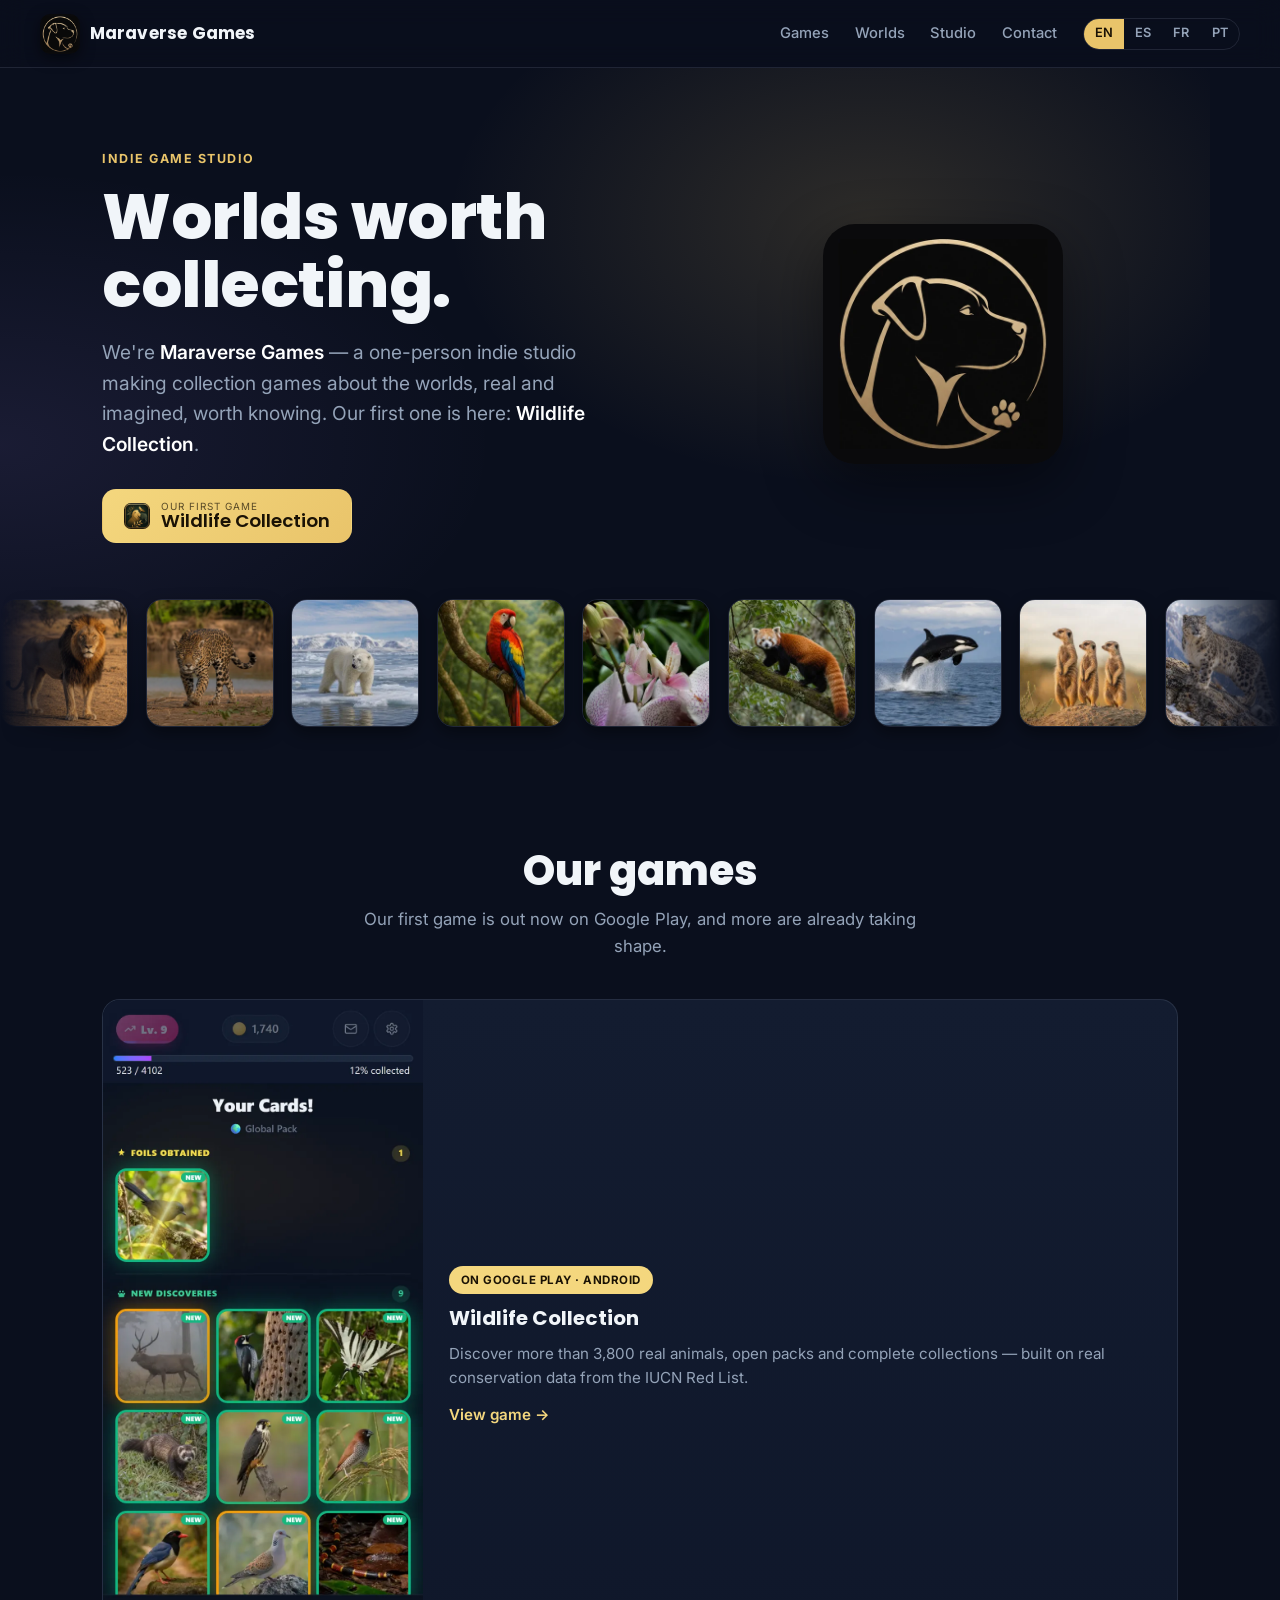
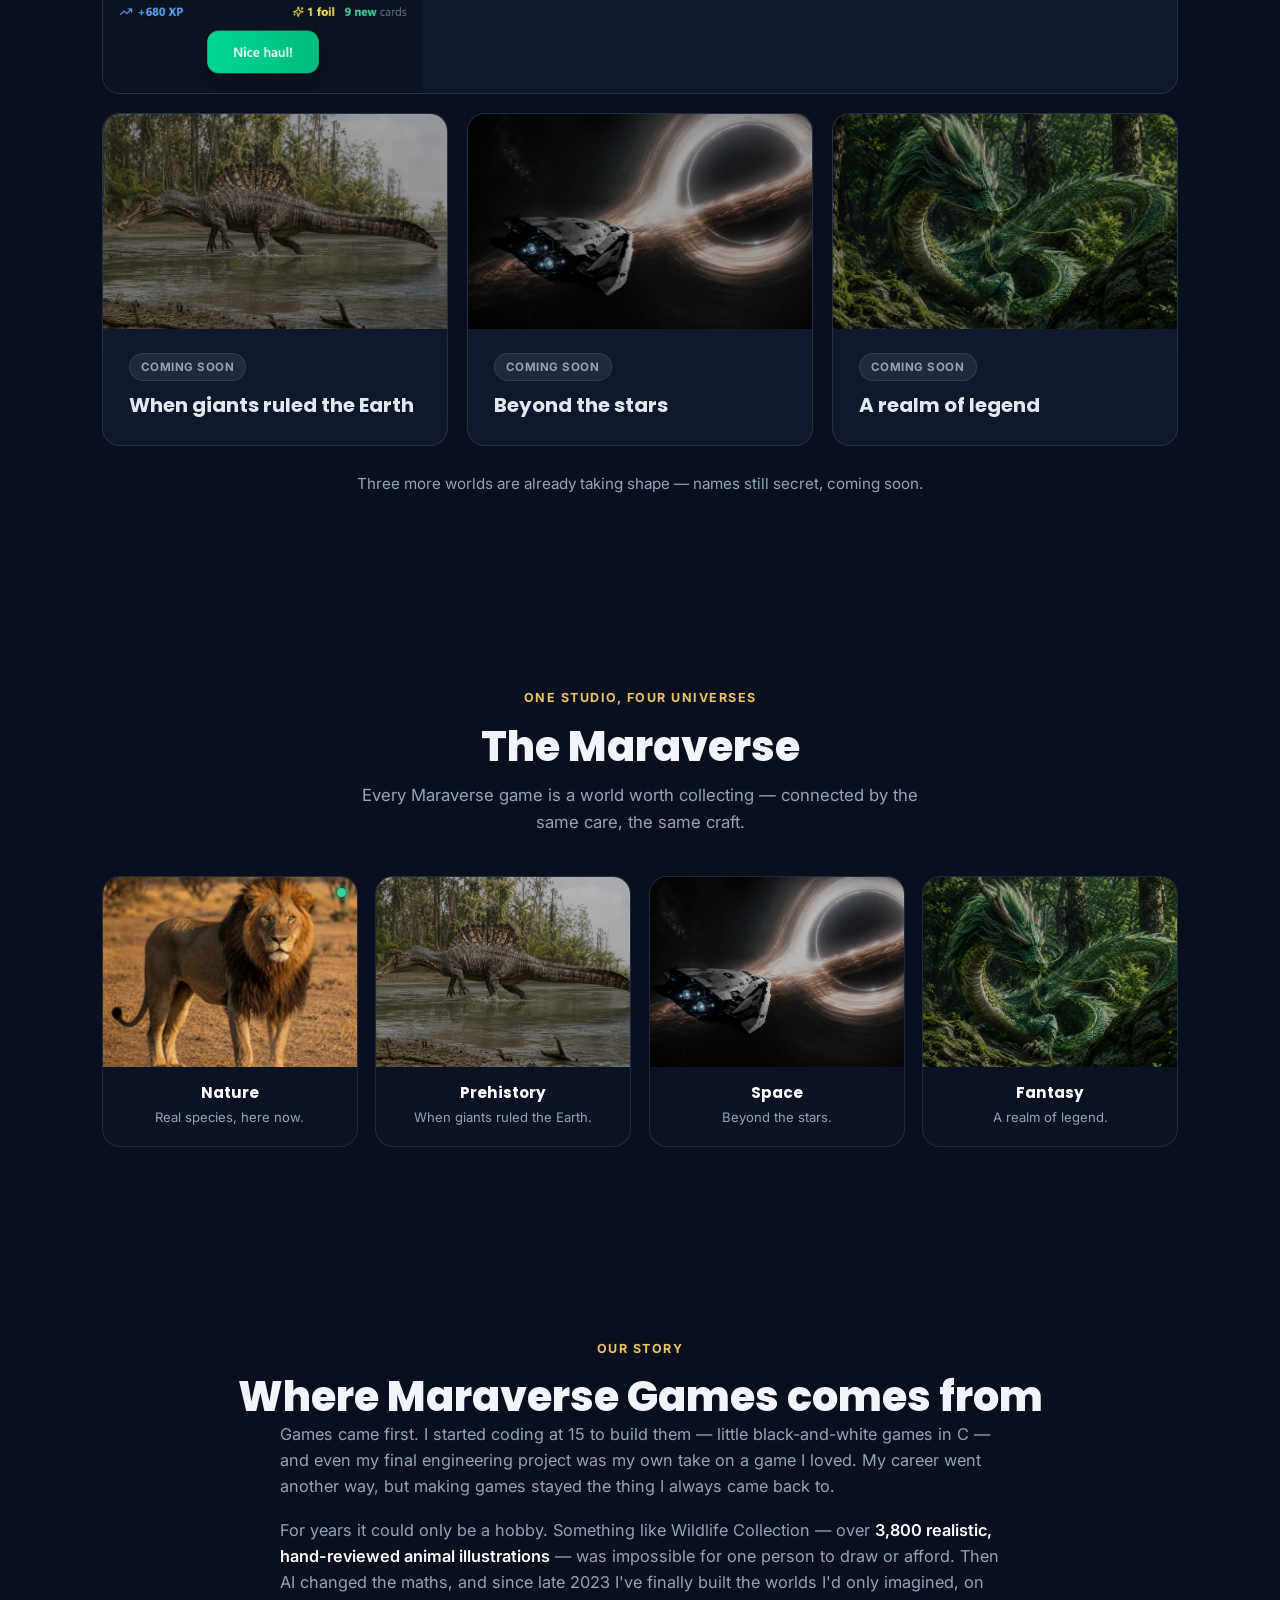
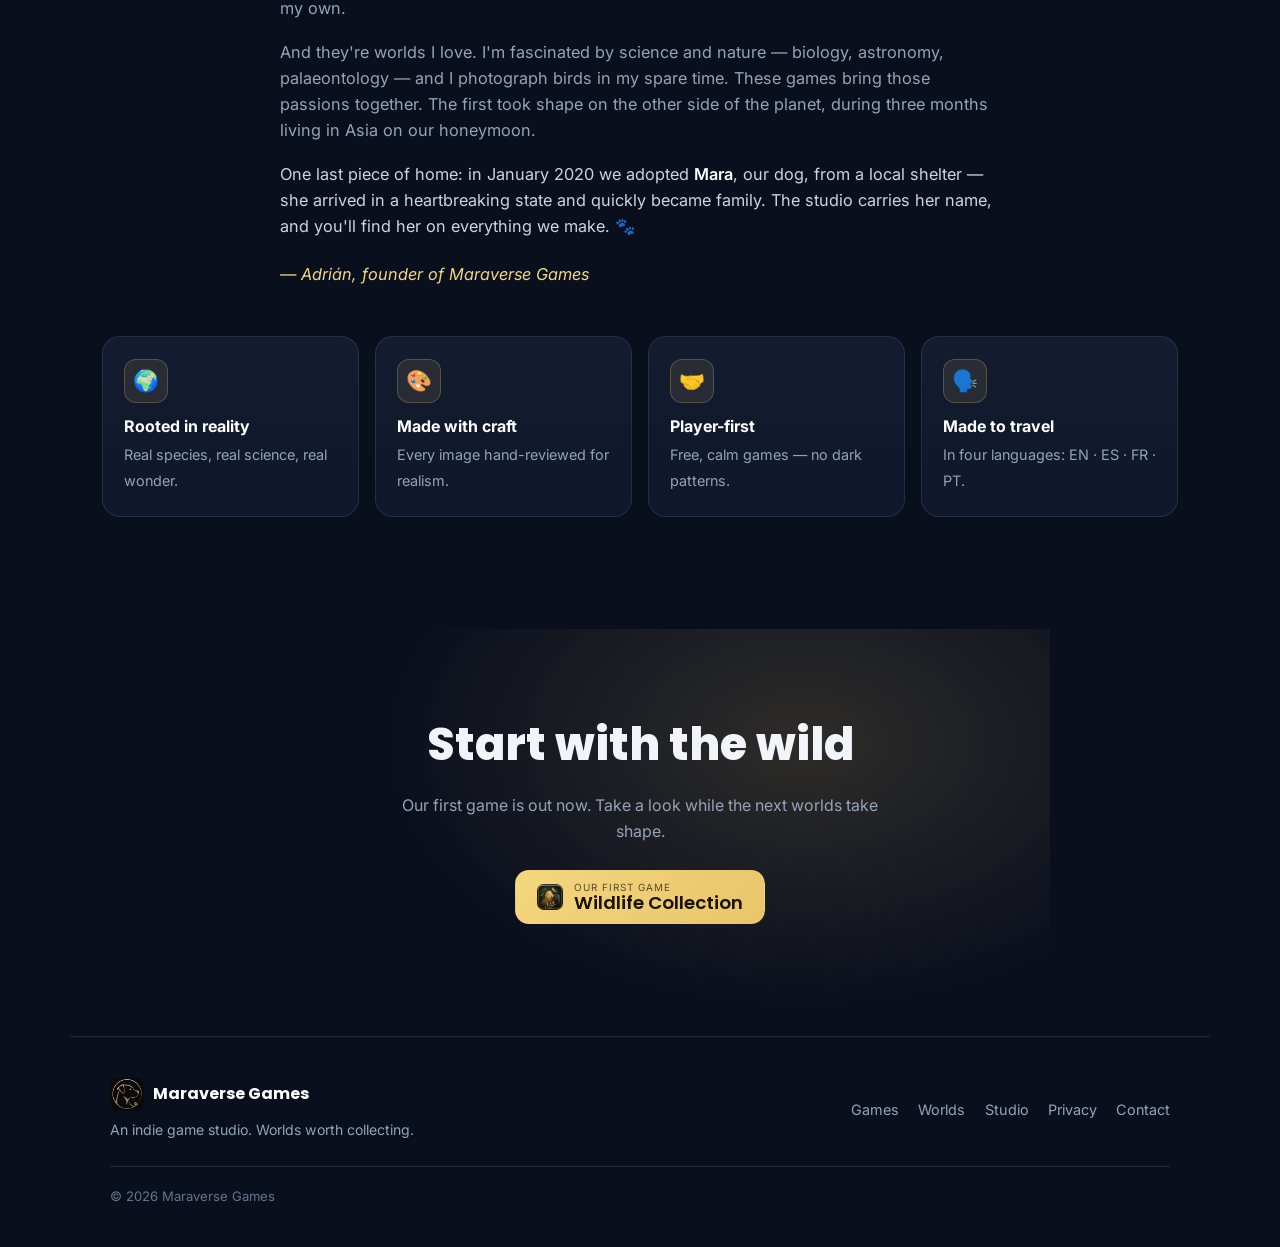
<file: index.html>
<!DOCTYPE html>
<html lang="en" data-lang="en">
<head>
  <meta charset="UTF-8" />
  <meta name="viewport" content="width=device-width, initial-scale=1.0" />
  <title data-i18n="studio.page.title">Maraverse Games — Indie Studio · Worlds Worth Collecting</title>
  <meta name="description" data-i18n="studio.meta"
    content="Maraverse Games is an indie studio crafting collection and adventure games across real and imagined worlds — starting with Wildlife Collection." />
  <meta name="keywords" content="indie game studio, collection games, Maraverse Games, wildlife card game, animal collection game" />
  <link rel="canonical" href="https://maraversegames.com/" />
  <link rel="alternate" hreflang="en" href="https://maraversegames.com/" />
  <link rel="alternate" hreflang="es" href="https://maraversegames.com/?lang=es" />
  <link rel="alternate" hreflang="fr" href="https://maraversegames.com/?lang=fr" />
  <link rel="alternate" hreflang="pt-BR" href="https://maraversegames.com/?lang=pt" />
  <link rel="alternate" hreflang="x-default" href="https://maraversegames.com/" />

  <!-- Open Graph -->
  <meta property="og:type" content="website" />
  <meta property="og:locale" content="en_US" />
  <meta property="og:locale:alternate" content="es_ES" />
  <meta property="og:locale:alternate" content="fr_FR" />
  <meta property="og:locale:alternate" content="pt_BR" />
  <meta property="og:url" content="https://maraversegames.com/" />
  <meta property="og:title" data-i18n="studio.og.title" content="Maraverse Games — Worlds worth collecting" />
  <meta property="og:description" data-i18n="studio.og.description" content="A one-person indie studio crafting collection games across real and imagined worlds — starting with Wildlife Collection." />
  <meta property="og:image" content="https://maraversegames.com/assets/brand/studio-mark.webp" />
  <meta name="twitter:card" content="summary_large_image" />
  <meta name="twitter:title" data-i18n="studio.og.title" content="Maraverse Games — Worlds worth collecting" />
  <meta name="twitter:description" data-i18n="studio.og.description" content="A one-person indie studio crafting collection games across real and imagined worlds — starting with Wildlife Collection." />
  <meta name="twitter:image" content="https://maraversegames.com/assets/brand/studio-mark.webp" />

  <link rel="icon" type="image/png" sizes="32x32" href="assets/brand/studio-favicon-32.png" />
  <link rel="icon" type="image/png" sizes="192x192" href="assets/brand/studio-favicon-192.png" />
  <link rel="preconnect" href="https://fonts.googleapis.com" />
  <link rel="preconnect" href="https://fonts.gstatic.com" crossorigin />
  <link href="https://fonts.googleapis.com/css2?family=Poppins:wght@400;500;600;700;800&family=Inter:wght@400;500;600&display=swap" rel="stylesheet" />
  <link rel="stylesheet" href="styles.css" />

  <script type="application/ld+json">
  {
    "@context": "https://schema.org",
    "@type": "Organization",
    "name": "Maraverse Games",
    "description": "A one-person indie studio crafting collection games across real and imagined worlds.",
    "url": "https://maraversegames.com/",
    "logo": "https://maraversegames.com/assets/brand/studio-mark.webp",
    "foundingDate": "2023",
    "slogan": "Worlds worth collecting."
  }
  </script>
</head>
<body>
  <!-- ===== Header ===== -->
  <header class="site-header">
    <a class="brand" href="#top" aria-label="Maraverse Games">
      <img src="assets/brand/studio-mark.webp" alt="Maraverse Games logo" data-i18n-alt="alt.studioLogo" class="brand-icon" width="40" height="40" />
      <span class="brand-name">Maraverse Games</span>
    </a>
    <nav class="nav">
      <a href="#games" data-i18n="studio.nav.games">Games</a>
      <a href="#worlds" data-i18n="studio.nav.worlds">Worlds</a>
      <a href="#about" data-i18n="studio.nav.about">Studio</a>
      <a href="mailto:admin.mara.games@gmail.com" data-i18n="foot.contact">Contact</a>
      <div class="lang-toggle" role="group" aria-label="Language" data-i18n-aria="aria.lang">
        <button type="button" data-set-lang="en" class="is-active" lang="en" title="English">EN</button>
        <button type="button" data-set-lang="es" lang="es" title="Español">ES</button>
        <button type="button" data-set-lang="fr" lang="fr" title="Français">FR</button>
        <button type="button" data-set-lang="pt" lang="pt-BR" title="Português (Brasil)">PT</button>
      </div>
    </nav>
  </header>

  <main id="top">
    <!-- ===== Hero ===== -->
    <section class="hero studio-hero">
      <div class="hero-glow" aria-hidden="true"></div>
      <div class="hero-copy">
        <span class="eyebrow" data-i18n="studio.eyebrow">Indie game studio</span>
        <h1 class="hero-title" data-i18n="studio.title">Worlds worth<br />collecting.</h1>
        <p class="hero-sub" data-i18n="studio.sub">We're <strong>Maraverse Games</strong> — a one-person indie studio making collection games about the worlds, real and imagined, worth knowing. Our first one is here: <strong>Wildlife Collection</strong>.</p>
        <div class="cta-row">
          <a class="store-btn solid" href="the-wildlife-collection.html">
            <img src="assets/brand/app-icon.webp" alt="" width="26" height="26" style="border-radius:7px" />
            <span class="store-btn-text">
              <small data-i18n="studio.cta.small">OUR FIRST GAME</small>
              <strong>Wildlife Collection</strong>
            </span>
          </a>
        </div>
      </div>
      <div class="hero-mark" aria-hidden="true">
        <img src="assets/brand/studio-mark.webp" alt="" class="hero-icon" width="240" height="240" />
      </div>
    </section>

    <!-- ===== Species marquee ===== -->
    <section class="marquee" aria-hidden="true">
      <div class="marquee-track"></div>
    </section>

    <!-- ===== Games ===== -->
    <section class="section" id="games">
      <h2 class="section-title" data-i18n="studio.games.title">Our games</h2>
      <p class="section-lead" data-i18n="studio.games.lead">Our first game is out now on Google Play, and more are already taking shape.</p>
      <div class="games-grid">
        <!-- Featured: live game -->
        <a class="game-card featured" href="the-wildlife-collection.html">
          <div class="game-cover">
            <img data-shot="pack-revealed" src="assets/screens/pack-revealed-en.webp" alt="Opening a pack in Wildlife Collection and revealing animal cards" data-i18n-alt="alt.shot.packHero" loading="lazy" />
          </div>
          <div class="game-info">
            <span class="game-status live" data-i18n="studio.status.live">On Google Play · Android</span>
            <h3>Wildlife Collection</h3>
            <p data-i18n="studio.game.wildlife">Discover more than 3,800 real animals, open packs and complete collections — built on real conservation data from the IUCN Red List.</p>
            <span class="game-link" data-i18n="studio.game.view">View game →</span>
          </div>
        </a>

        <!-- Coming-soon teasers (themes hinted, names still secret) -->
        <div class="game-card soon">
          <div class="game-cover teaser"><img src="assets/games/prehistory.webp" alt="Prehistory-themed game in development" data-i18n-alt="alt.teaser.prehistory" loading="lazy" /></div>
          <div class="game-info">
            <span class="game-status" data-i18n="studio.status.coming">Coming soon</span>
            <h3 data-i18n="studio.soon.tile1">When giants ruled the Earth</h3>
          </div>
        </div>
        <div class="game-card soon">
          <div class="game-cover teaser"><img src="assets/games/cosmos.webp" alt="Space-themed game in development" data-i18n-alt="alt.teaser.cosmos" loading="lazy" /></div>
          <div class="game-info">
            <span class="game-status" data-i18n="studio.status.coming">Coming soon</span>
            <h3 data-i18n="studio.soon.tile2">Beyond the stars</h3>
          </div>
        </div>
        <div class="game-card soon">
          <div class="game-cover teaser"><img src="assets/games/fantasy.webp" alt="Fantasy-themed game in development" data-i18n-alt="alt.teaser.fantasy" loading="lazy" /></div>
          <div class="game-info">
            <span class="game-status" data-i18n="studio.status.coming">Coming soon</span>
            <h3 data-i18n="studio.soon.tile3">A realm of legend</h3>
          </div>
        </div>
      </div>
      <p class="games-note" data-i18n="studio.soon.note">Three more worlds are already taking shape — names still secret, coming soon.</p>
    </section>

    <!-- ===== Four worlds (the Maraverse) ===== -->
    <section class="section worlds" id="worlds">
      <span class="eyebrow center" data-i18n="worlds.eyebrow">One studio, four universes</span>
      <h2 class="section-title" data-i18n="worlds.title">The Maraverse</h2>
      <p class="section-lead" data-i18n="worlds.lead">Every Maraverse game is a world worth collecting — connected by the same care, the same craft.</p>
      <div class="worlds-strip">
        <article class="world live">
          <div class="world-art"><img src="assets/marquee/Lion.webp" alt="Nature world: wildlife" data-i18n-alt="alt.world.nature" loading="lazy" /></div>
          <div class="world-tag" data-i18n="worlds.nature.t">Nature</div>
          <p data-i18n="worlds.nature.d">Real species, here now.</p>
        </article>
        <article class="world">
          <div class="world-art"><img src="assets/games/prehistory.webp" alt="Prehistory world" data-i18n-alt="alt.world.prehistory" loading="lazy" /></div>
          <div class="world-tag" data-i18n="worlds.prehistory.t">Prehistory</div>
          <p data-i18n="worlds.prehistory.d">When giants ruled the Earth.</p>
        </article>
        <article class="world">
          <div class="world-art"><img src="assets/games/cosmos.webp" alt="Space world" data-i18n-alt="alt.world.space" loading="lazy" /></div>
          <div class="world-tag" data-i18n="worlds.space.t">Space</div>
          <p data-i18n="worlds.space.d">Beyond the stars.</p>
        </article>
        <article class="world">
          <div class="world-art"><img src="assets/games/fantasy.webp" alt="Fantasy world" data-i18n-alt="alt.world.fantasy" loading="lazy" /></div>
          <div class="world-tag" data-i18n="worlds.fantasy.t">Fantasy</div>
          <p data-i18n="worlds.fantasy.d">A realm of legend.</p>
        </article>
      </div>
    </section>

    <!-- ===== Story ===== -->
    <section class="section story-section" id="about">
      <span class="eyebrow center" data-i18n="studio.story.eyebrow">Our story</span>
      <h2 class="section-title" data-i18n="studio.story.title">Where Maraverse Games comes from</h2>
      <div class="story">
        <p data-i18n="studio.story.p1">Games came first. I started coding at 15 to build them — little black-and-white games in C — and even my final engineering project was my own take on a game I loved. My career went another way, but making games stayed the thing I always came back to.</p>
        <p data-i18n="studio.story.p2">For years it could only be a hobby. Something like Wildlife Collection — over <strong>3,800 realistic, hand-reviewed animal illustrations</strong> — was impossible for one person to draw or afford. Then AI changed the maths, and since late 2023 I've finally built the worlds I'd only imagined, on my own.</p>
        <p data-i18n="studio.story.p3">And they're worlds I love. I'm fascinated by science and nature — biology, astronomy, palaeontology — and I photograph birds in my spare time. These games bring those passions together. The first took shape on the other side of the planet, during three months living in Asia on our honeymoon.</p>
        <p class="about-mara" data-i18n="studio.story.mara">One last piece of home: in January 2020 we adopted <strong>Mara</strong>, our dog, from a local shelter — she arrived in a heartbreaking state and quickly became family. The studio carries her name, and you'll find her on everything we make. 🐾</p>
        <p class="story-sign" data-i18n="studio.story.sign">— Adrián, founder of Maraverse Games</p>
      </div>
      <ul class="about-values">
        <li><span>🌍</span><div><b data-i18n="studio.value.real.t">Rooted in reality</b><span data-i18n="studio.value.real.d">Real species, real science, real wonder.</span></div></li>
        <li><span>🎨</span><div><b data-i18n="studio.value.craft.t">Made with craft</b><span data-i18n="studio.value.craft.d">Every image hand-reviewed for realism.</span></div></li>
        <li><span>🤝</span><div><b data-i18n="studio.value.fair.t">Player-first</b><span data-i18n="studio.value.fair.d">Free, calm games — no dark patterns.</span></div></li>
        <li><span>🗣️</span><div><b data-i18n="studio.value.lang.t">Made to travel</b><span data-i18n="studio.value.lang.d">In four languages: EN · ES · FR · PT.</span></div></li>
      </ul>
    </section>

    <!-- ===== Final CTA ===== -->
    <section class="final-cta">
      <div class="hero-glow" aria-hidden="true"></div>
      <h2 data-i18n="studio.final.title">Start with the wild</h2>
      <p data-i18n="studio.final.sub">Our first game is out now. Take a look while the next worlds take shape.</p>
      <div class="cta-row center">
        <a class="store-btn solid" href="the-wildlife-collection.html">
          <img src="assets/brand/app-icon.webp" alt="" width="26" height="26" style="border-radius:7px" />
          <span class="store-btn-text">
            <small data-i18n="studio.cta.small">OUR FIRST GAME</small>
            <strong>Wildlife Collection</strong>
          </span>
        </a>
      </div>
    </section>
  </main>

  <!-- ===== Footer ===== -->
  <footer class="site-footer">
    <div class="foot-brand">
      <a class="foot-wordmark" href="#top">
        <img src="assets/brand/studio-mark.webp" alt="Maraverse Games logo" data-i18n-alt="alt.studioLogo" width="34" height="34" />
        <span>Maraverse Games</span>
      </a>
      <p data-i18n="foot.tag">An indie game studio. Worlds worth collecting.</p>
    </div>
    <nav class="foot-links">
      <a href="#games" data-i18n="studio.nav.games">Games</a>
      <a href="#worlds" data-i18n="studio.nav.worlds">Worlds</a>
      <a href="#about" data-i18n="studio.nav.about">Studio</a>
      <a href="privacy.html" data-i18n="foot.privacy">Privacy</a>
      <a href="mailto:admin.mara.games@gmail.com" data-i18n="foot.contact">Contact</a>
    </nav>
    <p class="copyright">© <span id="year">2026</span> Maraverse Games</p>
  </footer>

  <script src="main.js"></script>
</body>
</html>
</file>
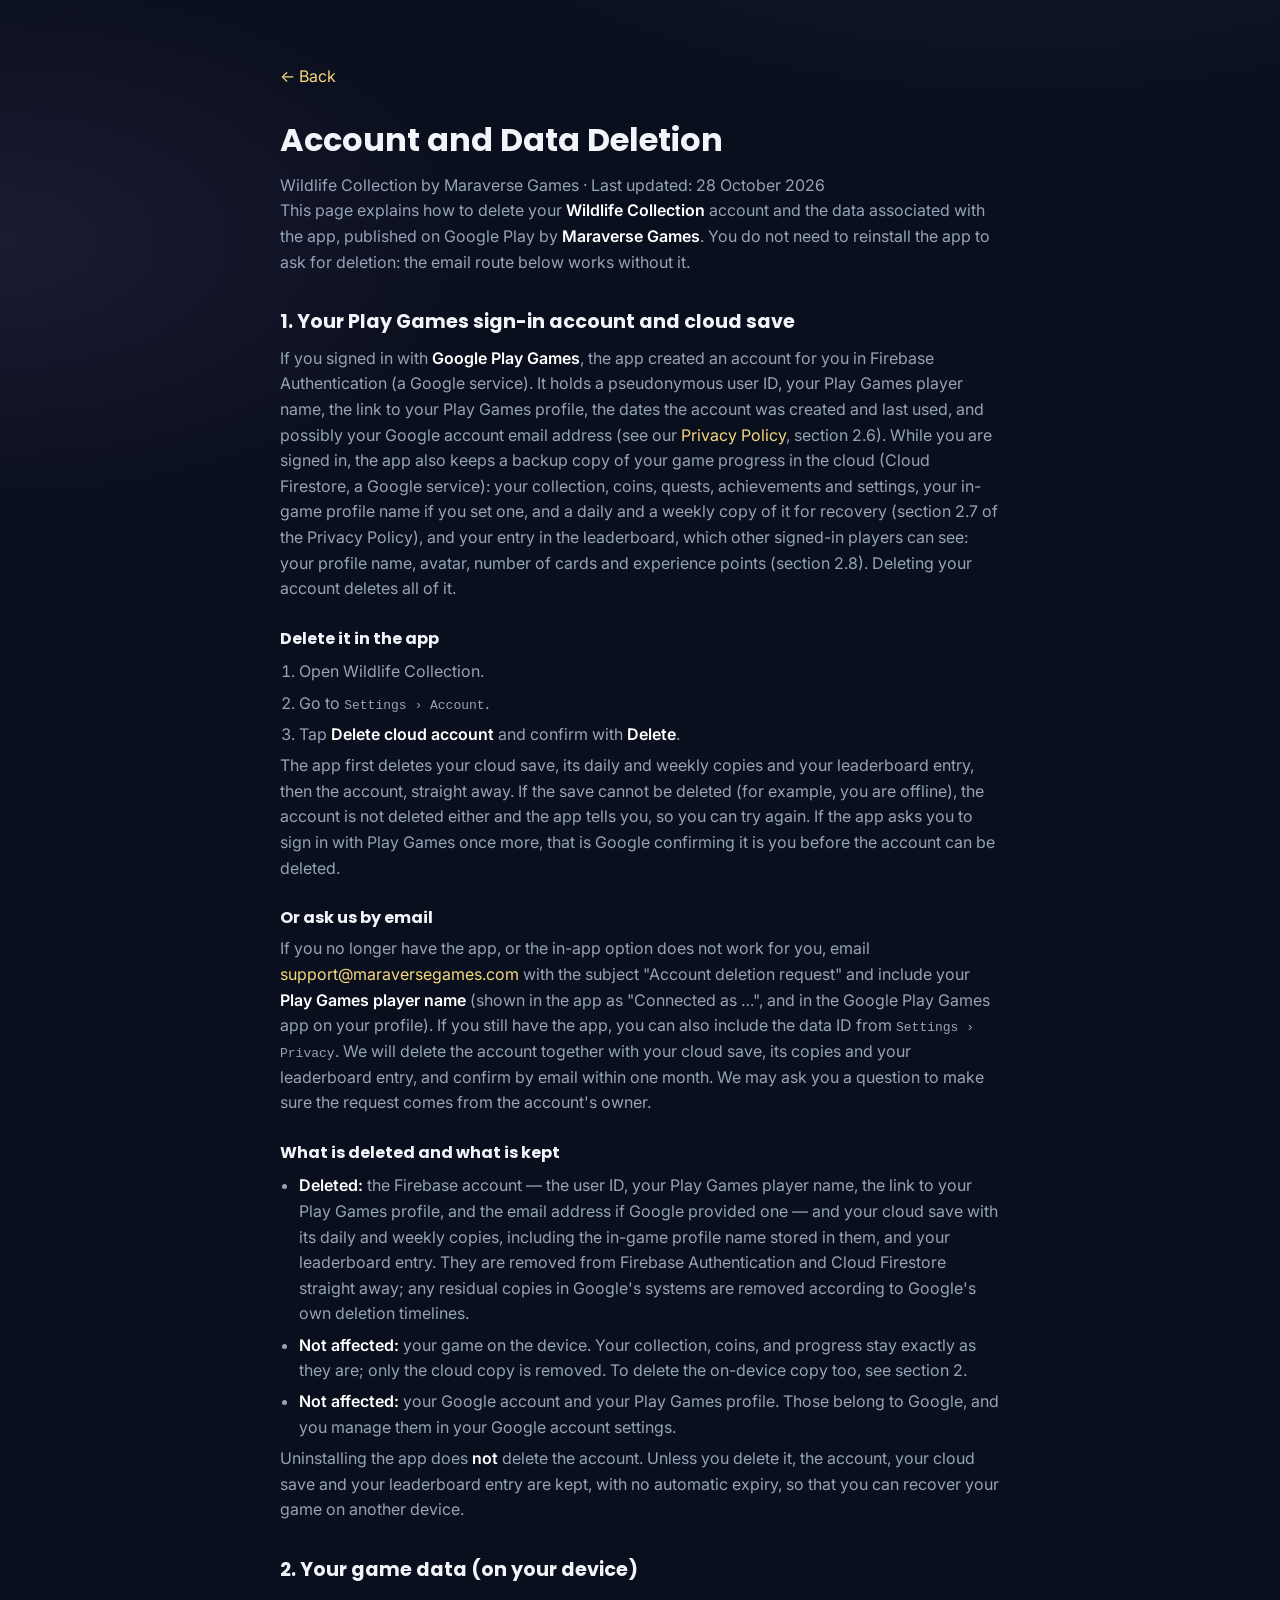
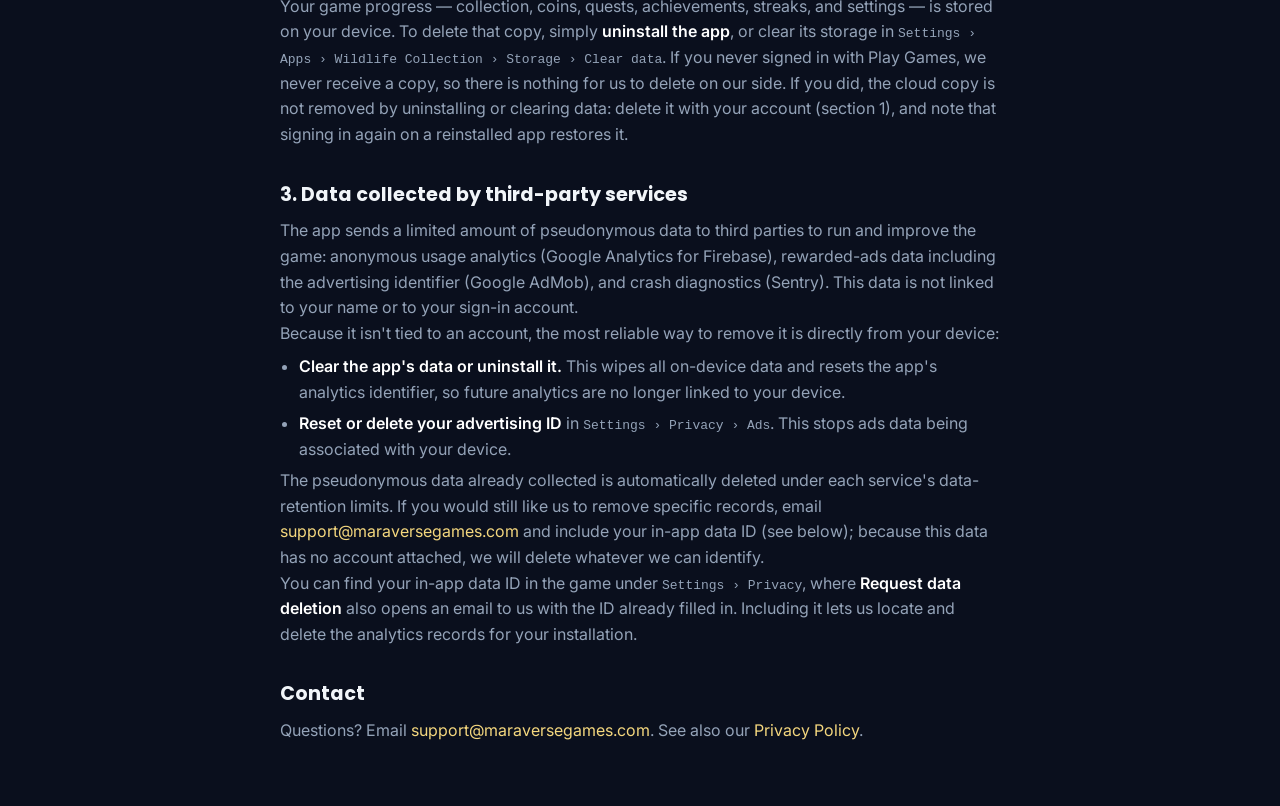
<file: delete-data.html>
<!DOCTYPE html>
<html lang="en">
<head>
  <meta charset="UTF-8" />
  <meta name="viewport" content="width=device-width, initial-scale=1.0" />
  <title>Account and Data Deletion — Wildlife Collection</title>
  <link rel="icon" type="image/png" sizes="32x32" href="assets/brand/favicon-32.png" />
  <link href="https://fonts.googleapis.com/css2?family=Poppins:wght@600;800&family=Inter:wght@400;600&display=swap" rel="stylesheet" />
  <link rel="stylesheet" href="styles.css" />
  <style>
    .legal { max-width: 760px; margin: 0 auto; padding: 4rem 1.25rem; }
    .legal h1 { font-family: 'Poppins', sans-serif; font-size: 2rem; margin-bottom: 0.5rem; }
    .legal h2 { font-family: 'Poppins', sans-serif; font-size: 1.2rem; margin: 2rem 0 0.5rem; }
    .legal h3 { font-family: 'Poppins', sans-serif; font-size: 1rem; margin: 1.5rem 0 0.35rem; }
    .legal p, .legal li { color: var(--muted); }
    .legal ul, .legal ol { padding-left: 1.2rem; margin-top: 0.5rem; }
    .legal li { margin-bottom: 0.35rem; }
    .legal a { color: var(--gold-2); }
    .back { display: inline-block; margin-bottom: 1.5rem; color: var(--muted); }
  </style>
</head>
<body>
  <div class="legal">
    <a class="back" href="index.html">← Back</a>
    <h1>Account and Data Deletion</h1>
    <p>Wildlife Collection by Maraverse Games · Last updated: 28 October 2026</p>

    <p>This page explains how to delete your <strong>Wildlife Collection</strong>
      account and the data associated with the app, published on Google Play by
      <strong>Maraverse Games</strong>. You do not need to reinstall the app to ask
      for deletion: the email route below works without it.</p>

    <h2 id="account">1. Your Play Games sign-in account and cloud save</h2>
    <p>If you signed in with <strong>Google Play Games</strong>, the app created an
      account for you in Firebase Authentication (a Google service). It holds a
      pseudonymous user ID, your Play Games player name, the link to your Play Games
      profile, the dates the account was created and last used, and possibly your
      Google account email address (see our <a href="privacy.html">Privacy
      Policy</a>, section 2.6). While you are signed in, the app also keeps a backup
      copy of your game progress in the cloud (Cloud Firestore, a Google service): your
      collection, coins, quests, achievements and settings, your in-game profile name
      if you set one, and a daily and a weekly copy of it for recovery (section 2.7 of
      the Privacy Policy), and your entry in the leaderboard, which other signed-in
      players can see: your profile name, avatar, number of cards and experience
      points (section 2.8). Deleting your account deletes all of it.</p>

    <h3>Delete it in the app</h3>
    <ol>
      <li>Open Wildlife Collection.</li>
      <li>Go to <code>Settings › Account</code>.</li>
      <li>Tap <strong>Delete cloud account</strong> and confirm with
        <strong>Delete</strong>.</li>
    </ol>
    <p>The app first deletes your cloud save, its daily and weekly copies and your
      leaderboard entry, then the account, straight away. If the save cannot be deleted (for example, you are
      offline), the account is not deleted either and the app tells you, so you can
      try again. If the app asks you to sign in with
      Play Games once more, that is Google confirming it is you before the account
      can be deleted.</p>

    <h3>Or ask us by email</h3>
    <p>If you no longer have the app, or the in-app option does not work for you,
      email <a href="mailto:support@maraversegames.com?subject=Account%20deletion%20request">support@maraversegames.com</a>
      with the subject "Account deletion request" and include your
      <strong>Play Games player name</strong> (shown in the app as
      "Connected as …", and in the Google Play Games app on your profile). If you
      still have the app, you can also include the data ID from
      <code>Settings › Privacy</code>. We will delete the account together with your cloud save, its
      copies and your leaderboard entry, and confirm by email within one month. We may ask you a question to make sure the request
      comes from the account's owner.</p>

    <h3>What is deleted and what is kept</h3>
    <ul>
      <li><strong>Deleted:</strong> the Firebase account — the user ID, your Play
        Games player name, the link to your Play Games profile, and the email address
        if Google provided one — and your cloud save with its daily and weekly
        copies, including the in-game profile name stored in them, and your
        leaderboard entry. They are removed
        from Firebase Authentication and Cloud Firestore straight away; any residual
        copies in Google's systems are removed according to Google's own deletion
        timelines.</li>
      <li><strong>Not affected:</strong> your game on the device. Your collection,
        coins, and progress stay exactly as they are; only the cloud copy is
        removed. To delete the on-device copy too, see section 2.</li>
      <li><strong>Not affected:</strong> your Google account and your Play Games
        profile. Those belong to Google, and you manage them in your Google account
        settings.</li>
    </ul>
    <p>Uninstalling the app does <strong>not</strong> delete the account. Unless you
      delete it, the account, your cloud save and your leaderboard entry are kept, with no automatic expiry,
      so that you can recover your game on another device.</p>

    <h2>2. Your game data (on your device)</h2>
    <p>Your game progress — collection, coins, quests, achievements, streaks, and
      settings — is stored on your device. To delete that copy, simply
      <strong>uninstall the app</strong>, or clear its storage in
      <code>Settings › Apps › Wildlife Collection › Storage › Clear data</code>.
      If you never signed in with Play Games, we never receive a copy, so there is
      nothing for us to delete on our side. If you did, the cloud copy is not removed
      by uninstalling or clearing data: delete it with your account (section 1), and
      note that signing in again on a reinstalled app restores it.</p>

    <h2>3. Data collected by third-party services</h2>
    <p>The app sends a limited amount of pseudonymous data to third parties to run and improve the game: anonymous usage analytics (Google Analytics for Firebase), rewarded-ads data including the advertising identifier (Google AdMob), and crash diagnostics (Sentry). This data is not linked to your name or to your sign-in account.</p>
    <p>Because it isn't tied to an account, the most reliable way to remove it is directly from your device:</p>
    <ul>
      <li><strong>Clear the app's data or uninstall it.</strong> This wipes all on-device data and resets the app's analytics identifier, so future analytics are no longer linked to your device.</li>
      <li><strong>Reset or delete your advertising ID</strong> in <code>Settings › Privacy › Ads</code>. This stops ads data being associated with your device.</li>
    </ul>
    <p>The pseudonymous data already collected is automatically deleted under each service's data-retention limits. If you would still like us to remove specific records, email <a href="mailto:support@maraversegames.com">support@maraversegames.com</a> and include your in-app data ID (see below); because this data has no account attached, we will delete whatever we can identify.</p>
    <p>You can find your in-app data ID in the game under <code>Settings › Privacy</code>, where <strong>Request data deletion</strong> also opens an email to us with the ID already filled in. Including it lets us locate and delete the analytics records for your installation.</p>

    <h2>Contact</h2>
    <p>Questions? Email
      <a href="mailto:support@maraversegames.com">support@maraversegames.com</a>.
      See also our <a href="privacy.html">Privacy Policy</a>.</p>
  </div>
</body>
</html>
</file>
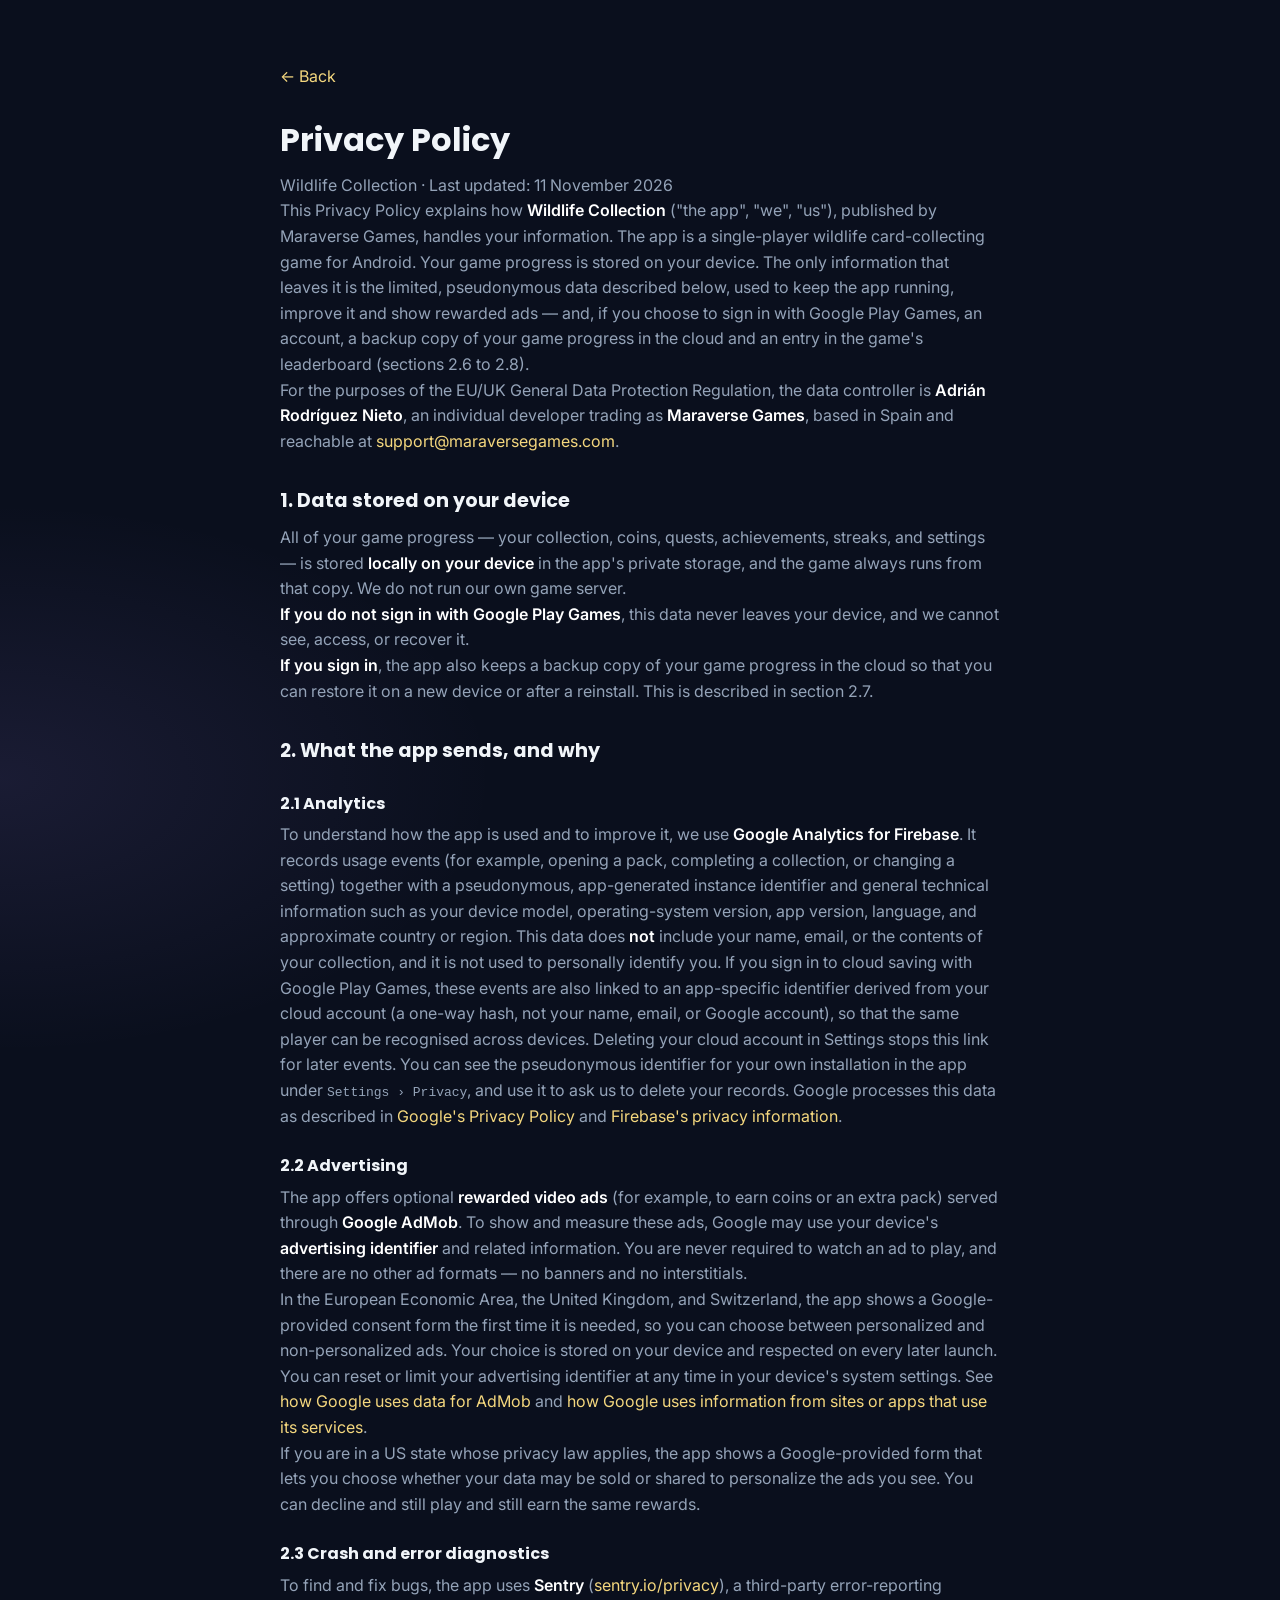
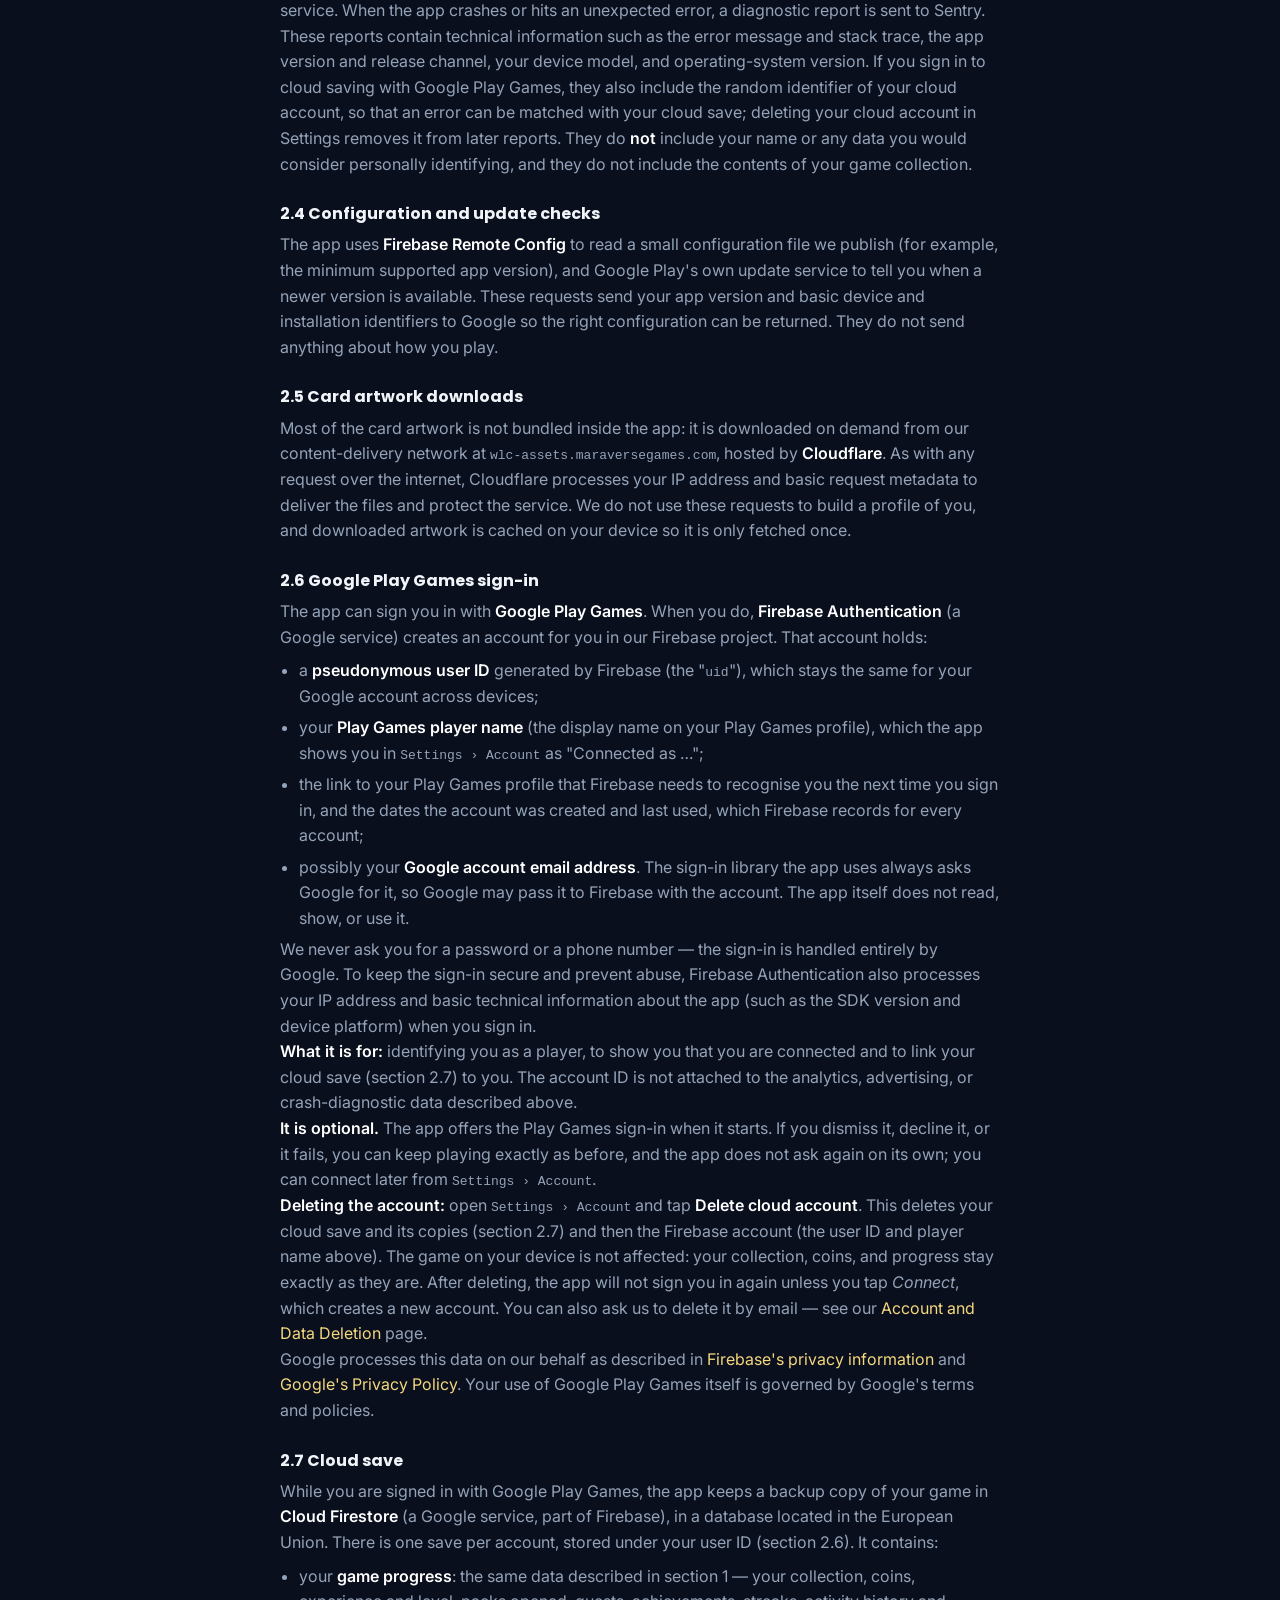
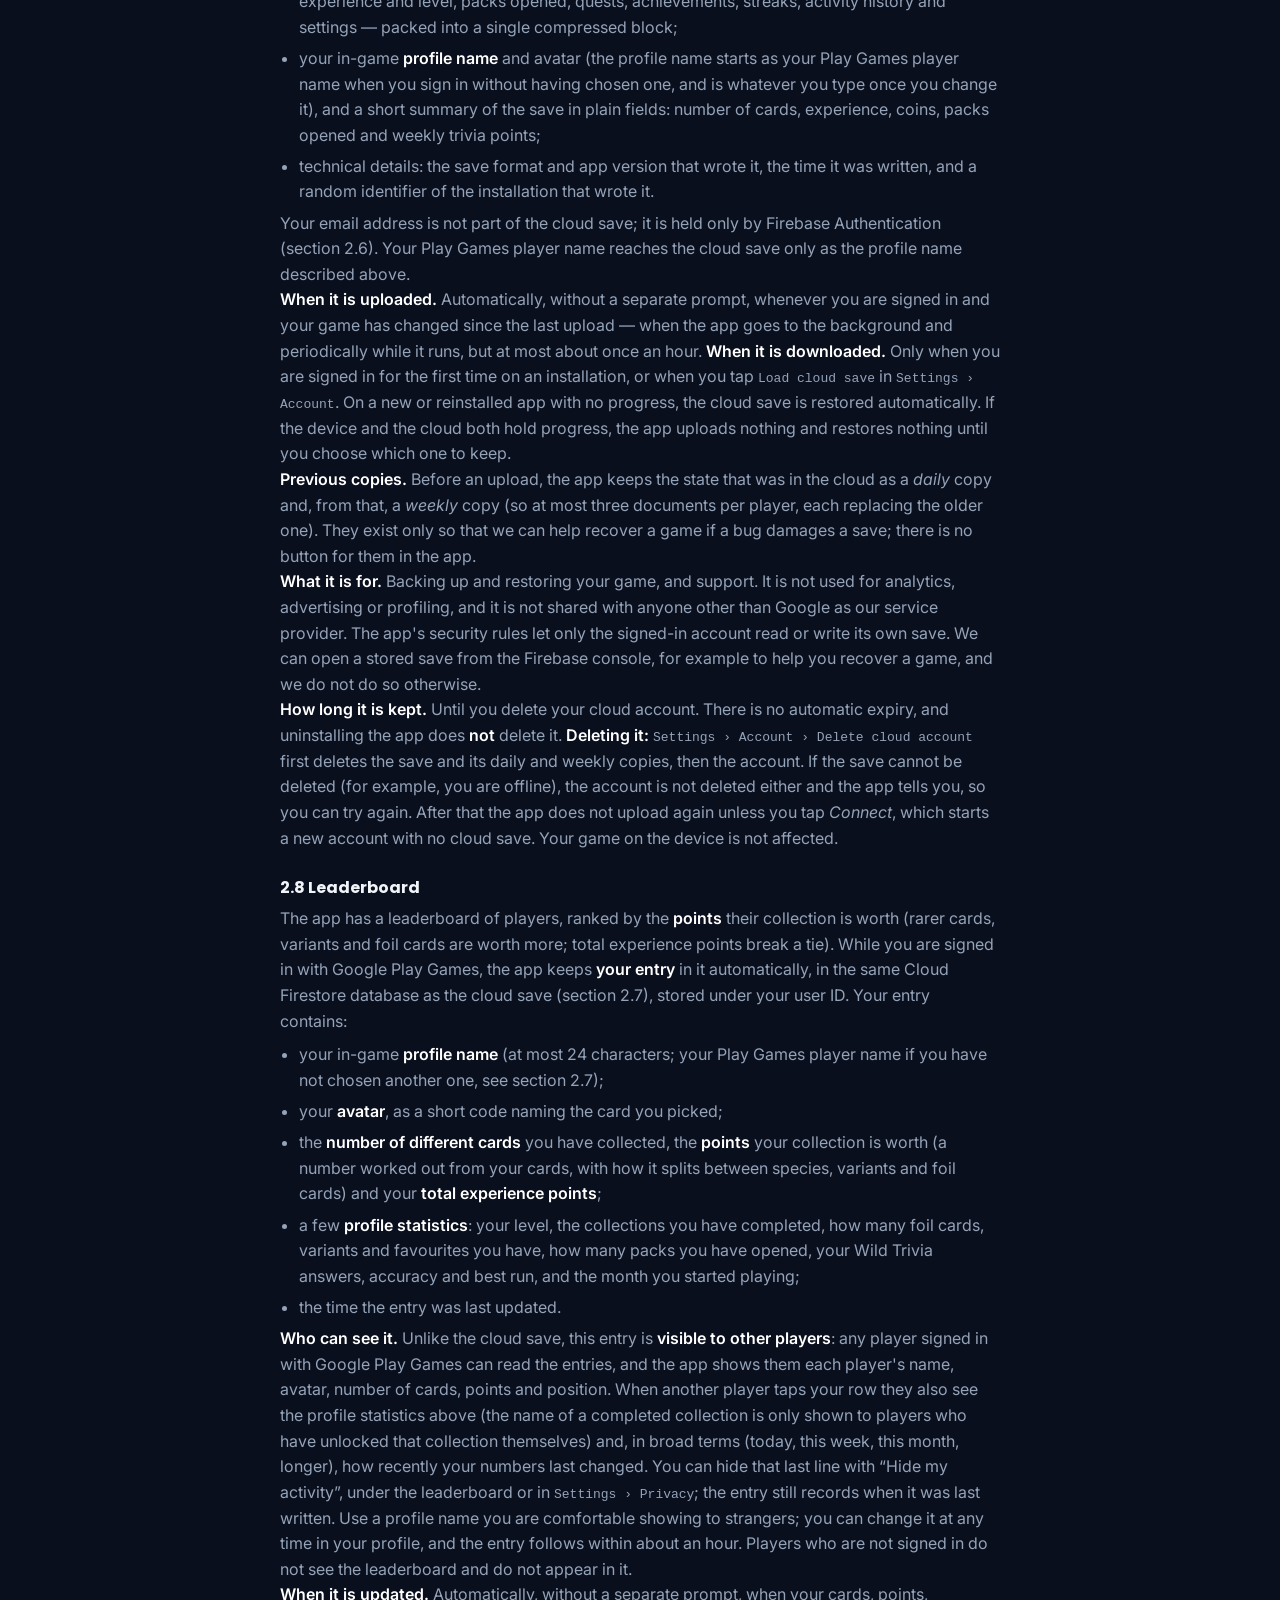
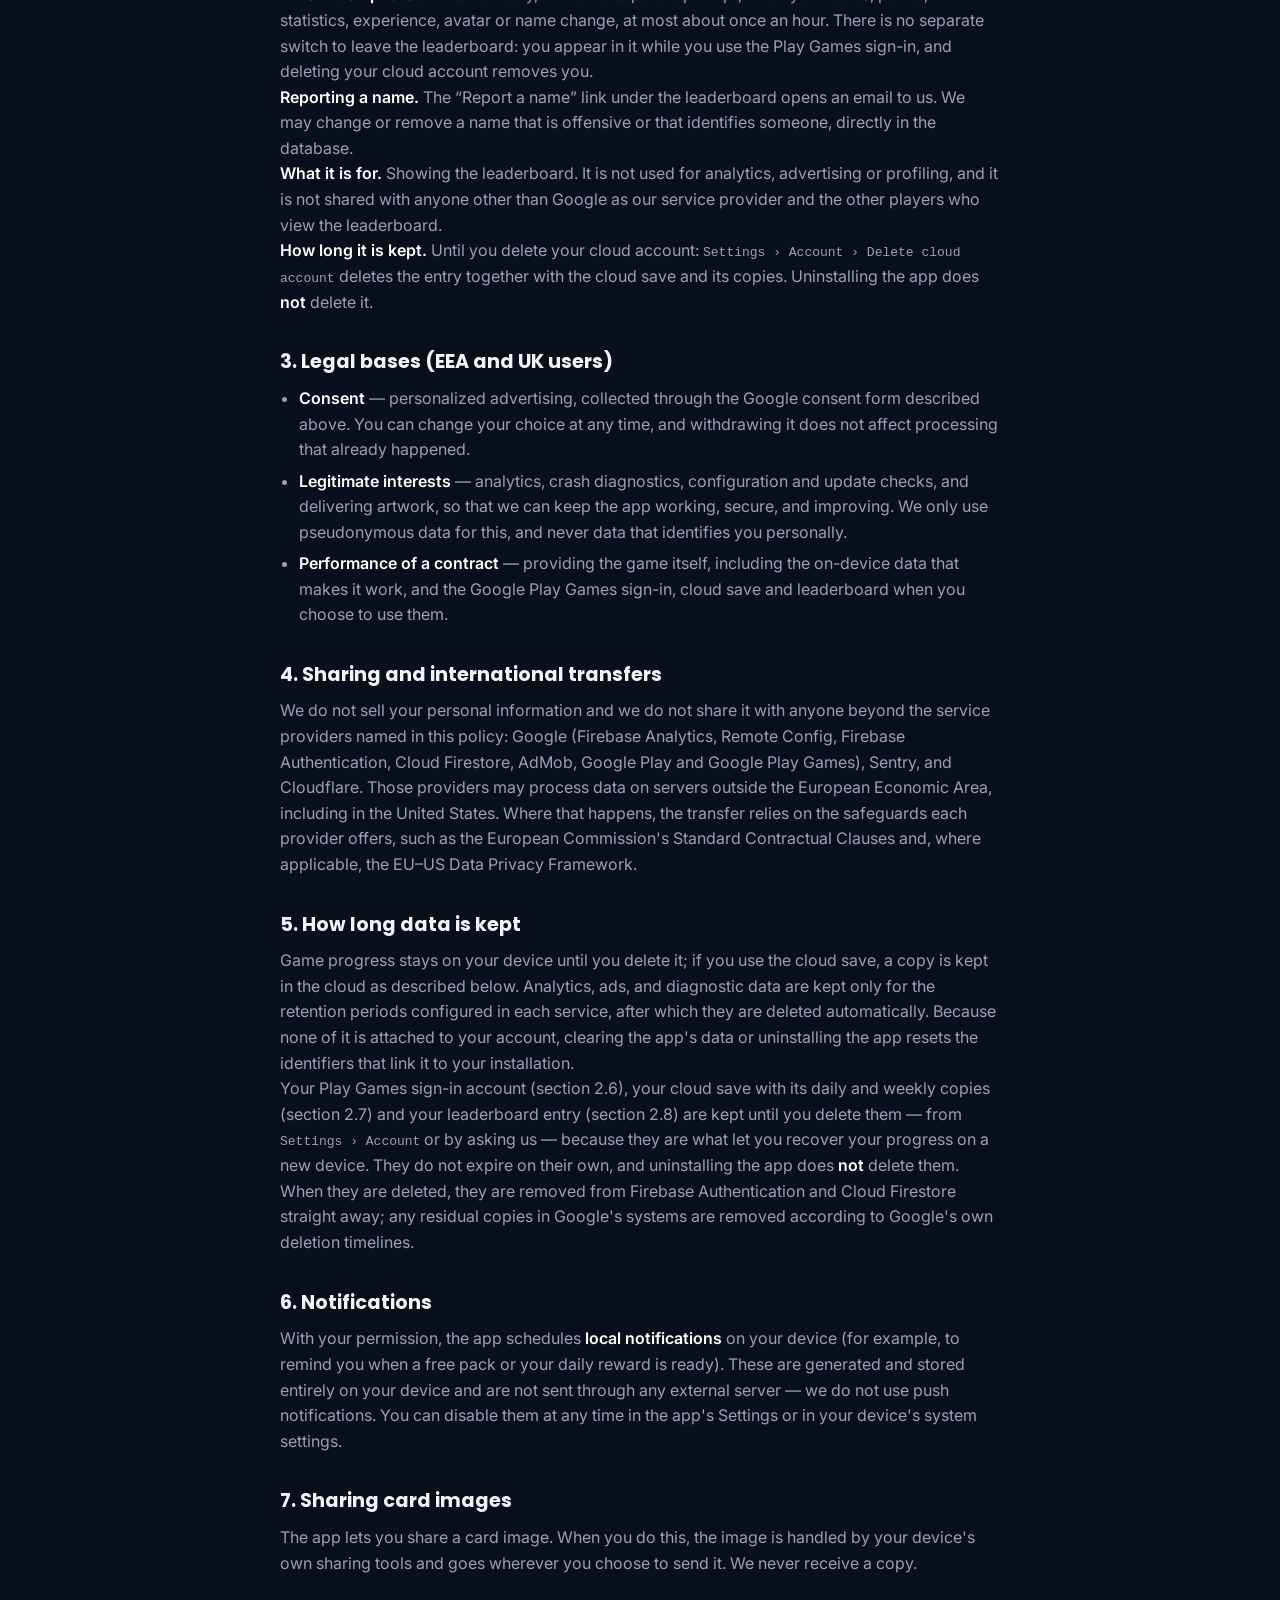
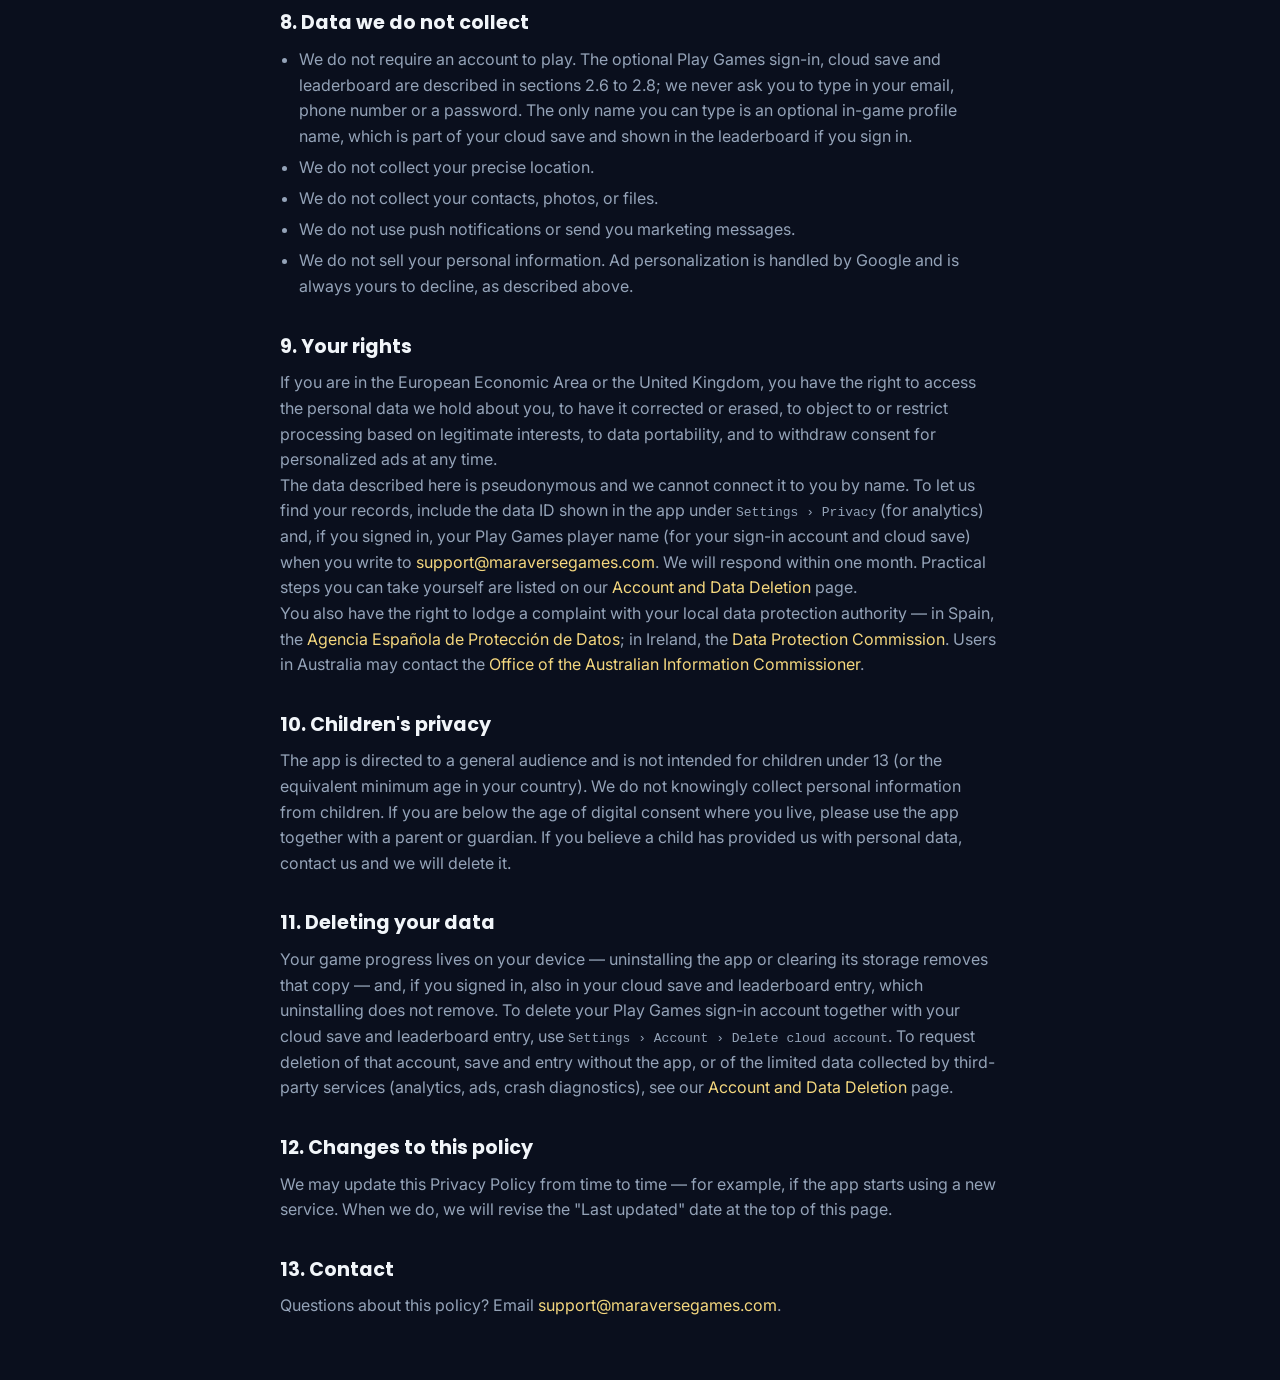
<file: privacy.html>
<!DOCTYPE html>
<html lang="en">
<head>
  <meta charset="UTF-8" />
  <meta name="viewport" content="width=device-width, initial-scale=1.0" />
  <title>Privacy Policy — Wildlife Collection</title>
  <link rel="icon" type="image/png" sizes="32x32" href="assets/brand/favicon-32.png" />
  <link href="https://fonts.googleapis.com/css2?family=Poppins:wght@600;800&family=Inter:wght@400;600&display=swap" rel="stylesheet" />
  <link rel="stylesheet" href="styles.css" />
  <style>
    .legal { max-width: 760px; margin: 0 auto; padding: 4rem 1.25rem; }
    .legal h1 { font-family: 'Poppins', sans-serif; font-size: 2rem; margin-bottom: 0.5rem; }
    .legal h2 { font-family: 'Poppins', sans-serif; font-size: 1.2rem; margin: 2rem 0 0.5rem; }
    .legal h3 { font-family: 'Poppins', sans-serif; font-size: 1rem; margin: 1.5rem 0 0.35rem; }
    .legal p, .legal li { color: var(--muted); }
    .legal ul, .legal ol { padding-left: 1.2rem; margin-top: 0.5rem; }
    .legal li { margin-bottom: 0.35rem; }
    .legal a { color: var(--gold-2); }
    .back { display: inline-block; margin-bottom: 1.5rem; color: var(--muted); }
  </style>
</head>
<body>
  <div class="legal">
    <a class="back" href="index.html">← Back</a>
    <h1>Privacy Policy</h1>
    <p>Wildlife Collection · Last updated: 11 November 2026</p>

    <p>This Privacy Policy explains how <strong>Wildlife Collection</strong>
      ("the app", "we", "us"), published by Maraverse Games, handles your
      information. The app is a single-player wildlife card-collecting game for
      Android. Your game progress is stored on your device. The only information that
      leaves it is the limited, pseudonymous data described below, used to keep the
      app running, improve it and show rewarded ads — and, if you choose to sign in
      with Google Play Games, an account, a backup copy of your game progress in
      the cloud and an entry in the game's leaderboard (sections 2.6 to 2.8).</p>

    <p>For the purposes of the EU/UK General Data Protection Regulation, the data
      controller is <strong>Adrián Rodríguez Nieto</strong>, an individual developer
      trading as <strong>Maraverse Games</strong>, based in Spain and reachable at
      <a href="mailto:support@maraversegames.com">support@maraversegames.com</a>.</p>

    <h2>1. Data stored on your device</h2>
    <p>All of your game progress — your collection, coins, quests, achievements,
      streaks, and settings — is stored <strong>locally on your device</strong> in
      the app's private storage, and the game always runs from that copy. We do not
      run our own game server.</p>
    <p><strong>If you do not sign in with Google Play Games</strong>, this data never
      leaves your device, and we cannot see, access, or recover it.</p>
    <p><strong>If you sign in</strong>, the app also keeps a backup copy of your game
      progress in the cloud so that you can restore it on a new device or after a
      reinstall. This is described in section 2.7.</p>

    <h2>2. What the app sends, and why</h2>

    <h3>2.1 Analytics</h3>
    <p>To understand how the app is used and to improve it, we use
      <strong>Google Analytics for Firebase</strong>. It records usage
      events (for example, opening a pack, completing a collection, or changing a
      setting) together with a pseudonymous, app-generated instance identifier and
      general technical information such as your device model, operating-system
      version, app version, language, and approximate country or region. This data
      does <strong>not</strong> include your name, email, or the contents of your
      collection, and it is not used to personally identify you. If you sign in to
      cloud saving with Google Play Games, these events are also linked to an
      app-specific identifier derived from your cloud account (a one-way hash, not
      your name, email, or Google account), so that the same player can be
      recognised across devices. Deleting your cloud account in Settings stops this
      link for later events. You can see the
      pseudonymous identifier for your own installation in the app under
      <code>Settings › Privacy</code>, and use it to ask us to delete your records.
      Google processes this data as described in
      <a href="https://policies.google.com/privacy">Google's Privacy Policy</a> and
      <a href="https://firebase.google.com/support/privacy">Firebase's privacy
      information</a>.</p>

    <h3>2.2 Advertising</h3>
    <p>The app offers optional <strong>rewarded video ads</strong> (for example, to
      earn coins or an extra pack) served through <strong>Google AdMob</strong>. To
      show and measure these ads, Google may use your device's
      <strong>advertising identifier</strong> and related information. You are never
      required to watch an ad to play, and there are no other ad formats — no
      banners and no interstitials.</p>
    <p>In the European Economic Area, the United Kingdom, and Switzerland, the app
      shows a Google-provided consent form the first time it is needed, so you can
      choose between personalized and non-personalized ads. Your choice is stored on
      your device and respected on every later launch. You can reset or limit your
      advertising identifier at any time in your device's system settings. See
      <a href="https://support.google.com/admob/answer/6128543">how Google uses data
      for AdMob</a> and
      <a href="https://policies.google.com/technologies/partner-sites">how Google
      uses information from sites or apps that use its services</a>.</p>
    <p>If you are in a US state whose privacy law applies, the app shows a
      Google-provided form that lets you choose whether your data may be sold or
      shared to personalize the ads you see. You can decline and still play and still
      earn the same rewards.</p>

    <h3>2.3 Crash and error diagnostics</h3>
    <p>To find and fix bugs, the app uses <strong>Sentry</strong>
      (<a href="https://sentry.io/privacy/">sentry.io/privacy</a>), a third-party
      error-reporting service. When the app crashes or hits an unexpected error, a
      diagnostic report is sent to Sentry. These reports contain technical
      information such as the error message and stack trace, the app version and
      release channel, your device model, and operating-system version. If you sign
      in to cloud saving with Google Play Games, they also include the random
      identifier of your cloud account, so that an error can be matched with your
      cloud save; deleting your cloud account in Settings removes it from later
      reports. They do <strong>not</strong> include your name or any data you would
      consider personally identifying, and they do not include the contents of your
      game collection.</p>

    <h3>2.4 Configuration and update checks</h3>
    <p>The app uses <strong>Firebase Remote Config</strong> to read a small
      configuration file we publish (for example, the minimum supported app version),
      and Google Play's own update service to tell you when a newer version is
      available. These requests send your app version and basic device and
      installation identifiers to Google so the right configuration can be returned.
      They do not send anything about how you play.</p>

    <h3>2.5 Card artwork downloads</h3>
    <p>Most of the card artwork is not bundled inside the app: it is downloaded on
      demand from our content-delivery network at
      <code>wlc-assets.maraversegames.com</code>, hosted by
      <strong>Cloudflare</strong>. As with any request over the internet, Cloudflare
      processes your IP address and basic request metadata to deliver the files and
      protect the service. We do not use these requests to build a profile of you,
      and downloaded artwork is cached on your device so it is only fetched once.</p>

    <h3>2.6 Google Play Games sign-in</h3>
    <p>The app can sign you in with <strong>Google Play Games</strong>. When you
      do, <strong>Firebase Authentication</strong> (a Google service) creates an
      account for you in our Firebase project. That account holds:</p>
    <ul>
      <li>a <strong>pseudonymous user ID</strong> generated by Firebase (the
        "<code>uid</code>"), which stays the same for your Google account across
        devices;</li>
      <li>your <strong>Play Games player name</strong> (the display name on your
        Play Games profile), which the app shows you in
        <code>Settings › Account</code> as "Connected as …";</li>
      <li>the link to your Play Games profile that Firebase needs to recognise you
        the next time you sign in, and the dates the account was created and last
        used, which Firebase records for every account;</li>
      <li>possibly your <strong>Google account email address</strong>. The sign-in
        library the app uses always asks Google for it, so Google may pass it to
        Firebase with the account. The app itself does not read, show, or use it.</li>
    </ul>
    <p>We never ask you for a password or a phone number — the sign-in is handled
      entirely by Google. To keep the
      sign-in secure and prevent abuse, Firebase Authentication also processes your
      IP address and basic technical information about the app (such as the SDK
      version and device platform) when you sign in.</p>
    <p><strong>What it is for:</strong> identifying you as a player, to show
      you that you are connected and to link your cloud save (section 2.7) to you.
      The account ID is not attached to the analytics, advertising, or
      crash-diagnostic data described above.</p>
    <p><strong>It is optional.</strong> The app offers the Play Games sign-in when
      it starts. If you dismiss it, decline it, or it fails, you can keep playing
      exactly as before, and the app does not ask again on its own; you can connect
      later from <code>Settings › Account</code>.</p>
    <p><strong>Deleting the account:</strong> open <code>Settings › Account</code>
      and tap <strong>Delete cloud account</strong>. This deletes your cloud save and
      its copies (section 2.7) and then the Firebase account (the user ID and player
      name above). The game on your device is not affected:
      your collection, coins, and progress stay exactly as they are. After deleting,
      the app will not sign you in again unless you tap <em>Connect</em>, which
      creates a new account. You can also ask us to delete it by email — see our
      <a href="delete-data.html#account">Account and Data Deletion</a> page.</p>
    <p>Google processes this data on our behalf as described in
      <a href="https://firebase.google.com/support/privacy">Firebase's privacy
      information</a> and
      <a href="https://policies.google.com/privacy">Google's Privacy Policy</a>.
      Your use of Google Play Games itself is governed by Google's terms and
      policies.</p>

    <h3>2.7 Cloud save</h3>
    <p>While you are signed in with Google Play Games, the app keeps a backup copy of
      your game in <strong>Cloud Firestore</strong> (a Google service, part of
      Firebase), in a database located in the European Union. There is one save per
      account, stored under your user ID (section 2.6). It contains:</p>
    <ul>
      <li>your <strong>game progress</strong>: the same data described in section 1 —
        your collection, coins, experience and level, packs opened, quests,
        achievements, streaks, activity history and settings — packed into a single
        compressed block;</li>
      <li>your in-game <strong>profile name</strong> and avatar (the profile name
        starts as your Play Games player name when you sign in without having chosen
        one, and is whatever you type once you change it), and a short
        summary of the save in plain fields: number of cards, experience, coins,
        packs opened and weekly trivia points;</li>
      <li>technical details: the save format and app version that wrote it, the time
        it was written, and a random identifier of the installation that wrote it.</li>
    </ul>
    <p>Your email address is not part of the cloud save; it is held only by Firebase
      Authentication (section 2.6). Your Play Games player name reaches the cloud save
      only as the profile name described above.</p>
    <p><strong>When it is uploaded.</strong> Automatically, without a separate
      prompt, whenever you are signed in and your game has changed since the last
      upload — when the app goes to the background and periodically while it runs,
      but at most about once an hour. <strong>When it is downloaded.</strong> Only
      when you are signed in for the first time on an installation, or when you tap
      <code>Load cloud save</code> in <code>Settings › Account</code>. On a new or
      reinstalled app with no progress, the cloud save is restored automatically. If
      the device and the cloud both hold progress, the app uploads nothing and
      restores nothing until you choose which one to keep.</p>
    <p><strong>Previous copies.</strong> Before an upload, the app keeps the
      state that was in the cloud as a <em>daily</em> copy and, from that, a
      <em>weekly</em> copy (so at most three documents per player, each replacing the
      older one). They exist only so that we can help recover a game if a bug damages
      a save; there is no button for them in the app.</p>
    <p><strong>What it is for.</strong> Backing up and restoring your game, and
      support. It is not used for analytics, advertising or profiling, and it is not
      shared with anyone other than Google as our service provider. The app's
      security rules let only the signed-in account read or write its own save. We
      can open a stored save from the Firebase console, for example to help you
      recover a game, and we do not do so otherwise.</p>
    <p><strong>How long it is kept.</strong> Until you delete your cloud account.
      There is no automatic expiry, and uninstalling the app does <strong>not</strong>
      delete it. <strong>Deleting it:</strong> <code>Settings › Account › Delete
      cloud account</code> first deletes the save and its daily and weekly copies,
      then the account. If the save cannot be deleted (for example, you are offline),
      the account is not deleted either and the app tells you, so you can try again.
      After that the app does not upload again unless you tap <em>Connect</em>, which
      starts a new account with no cloud save. Your game on the device is not
      affected.</p>

    <h3>2.8 Leaderboard</h3>
    <p>The app has a leaderboard of players, ranked by the <strong>points</strong>
      their collection is worth (rarer cards, variants and foil cards are worth more;
      total experience points break a tie). While you are
      signed in with Google Play Games, the app keeps <strong>your entry</strong> in it
      automatically, in the same Cloud Firestore database as the cloud save
      (section 2.7), stored under your user ID. Your entry contains:</p>
    <ul>
      <li>your in-game <strong>profile name</strong> (at most 24 characters; your Play
        Games player name if you have not chosen another one, see section 2.7);</li>
      <li>your <strong>avatar</strong>, as a short code naming the card you picked;</li>
      <li>the <strong>number of different cards</strong> you have collected, the
        <strong>points</strong> your collection is worth (a number worked out from your
        cards, with how it splits between species, variants and foil cards) and your
        <strong>total experience points</strong>;</li>
      <li>a few <strong>profile statistics</strong>: your level, the collections you have
        completed, how many foil cards, variants and favourites you have, how many packs
        you have opened, your Wild Trivia answers, accuracy and best run, and the month
        you started playing;</li>
      <li>the time the entry was last updated.</li>
    </ul>
    <p><strong>Who can see it.</strong> Unlike the cloud save, this entry is
      <strong>visible to other players</strong>: any player signed in with Google Play
      Games can read the entries, and the app shows them each player's name, avatar,
      number of cards, points and position. When another player taps your row they also
      see the profile statistics above (the name of a completed collection is only shown
      to players who have unlocked that collection themselves) and, in broad terms
      (today, this week, this month, longer), how recently your numbers last changed.
      You can hide that last line with &ldquo;Hide my activity&rdquo;, under the
      leaderboard or in <code>Settings › Privacy</code>; the entry still records when
      it was last written. Use a profile name you are comfortable showing to
      strangers; you can change it at any time in your profile, and the entry follows
      within about an hour. Players who are not signed in do not see the leaderboard
      and do not appear in it.</p>
    <p><strong>When it is updated.</strong> Automatically, without a separate prompt,
      when your cards, points, statistics, experience, avatar or name change, at most about once an hour.
      There is no separate switch to leave the leaderboard: you appear in it while you
      use the Play Games sign-in, and deleting your cloud account removes you.</p>
    <p><strong>Reporting a name.</strong> The &ldquo;Report a name&rdquo; link under
      the leaderboard opens an email to us. We may change or remove a name that is
      offensive or that identifies someone, directly in the database.</p>
    <p><strong>What it is for.</strong> Showing the leaderboard. It is not used for
      analytics, advertising or profiling, and it is not shared with anyone other than
      Google as our service provider and the other players who view the leaderboard.</p>
    <p><strong>How long it is kept.</strong> Until you delete your cloud account:
      <code>Settings › Account › Delete cloud account</code> deletes the entry together
      with the cloud save and its copies. Uninstalling the app does
      <strong>not</strong> delete it.</p>

    <h2>3. Legal bases (EEA and UK users)</h2>
    <ul>
      <li><strong>Consent</strong> — personalized advertising, collected through the
        Google consent form described above. You can change your choice at any time,
        and withdrawing it does not affect processing that already happened.</li>
      <li><strong>Legitimate interests</strong> — analytics, crash diagnostics,
        configuration and update checks, and delivering artwork, so that we can keep
        the app working, secure, and improving. We only use pseudonymous data for
        this, and never data that identifies you personally.</li>
      <li><strong>Performance of a contract</strong> — providing the game itself,
        including the on-device data that makes it work, and the Google Play Games
        sign-in, cloud save and leaderboard when you choose to use them.</li>
    </ul>

    <h2>4. Sharing and international transfers</h2>
    <p>We do not sell your personal information and we do not share it with anyone
      beyond the service providers named in this policy: Google (Firebase Analytics,
      Remote Config, Firebase Authentication, Cloud Firestore, AdMob, Google Play
      and Google Play Games), Sentry, and Cloudflare. Those providers may
      process data on servers outside the European Economic Area, including in the
      United States. Where that happens, the transfer relies on the safeguards each
      provider offers, such as the European Commission's Standard Contractual Clauses
      and, where applicable, the EU–US Data Privacy Framework.</p>

    <h2>5. How long data is kept</h2>
    <p>Game progress stays on your device until you delete it; if you use the cloud
      save, a copy is kept in the cloud as described below. Analytics, ads, and
      diagnostic data are kept only for the retention periods configured in each
      service, after which they are deleted automatically. Because none of it is
      attached to your account, clearing the app's data or uninstalling the app resets
      the identifiers that link it to your installation.</p>
    <p>Your Play Games sign-in account (section 2.6), your cloud save with its
      daily and weekly copies (section 2.7) and your leaderboard entry (section 2.8)
      are kept until you delete them — from
      <code>Settings › Account</code> or by asking us — because they are what let you
      recover your progress on a new device. They do not expire on their own, and
      uninstalling the app does <strong>not</strong> delete them. When they are
      deleted, they are removed from Firebase Authentication and Cloud Firestore
      straight away; any residual copies in Google's systems are removed according to
      Google's own deletion timelines.</p>

    <h2>6. Notifications</h2>
    <p>With your permission, the app schedules <strong>local notifications</strong>
      on your device (for example, to remind you when a free pack or your daily
      reward is ready). These are generated and stored entirely on your device and
      are not sent through any external server — we do not use push notifications.
      You can disable them at any time in the app's Settings or in your device's
      system settings.</p>

    <h2>7. Sharing card images</h2>
    <p>The app lets you share a card image. When you do this, the image is handled by
      your device's own sharing tools and goes wherever you choose to send it. We
      never receive a copy.</p>

    <h2>8. Data we do not collect</h2>
    <ul>
      <li>We do not require an account to play. The optional Play Games sign-in,
        cloud save and leaderboard are described in sections 2.6 to 2.8; we never ask
        you to type in your email, phone number or a password. The only name you can
        type is an optional in-game profile name, which is part of your cloud save and
        shown in the leaderboard if you sign in.</li>
      <li>We do not collect your precise location.</li>
      <li>We do not collect your contacts, photos, or files.</li>
      <li>We do not use push notifications or send you marketing messages.</li>
      <li>We do not sell your personal information. Ad personalization is handled by
        Google and is always yours to decline, as described above.</li>
    </ul>

    <h2>9. Your rights</h2>
    <p>If you are in the European Economic Area or the United Kingdom, you have the
      right to access the personal data we hold about you, to have it corrected or
      erased, to object to or restrict processing based on legitimate interests, to
      data portability, and to withdraw consent for personalized ads at any time.</p>
    <p>The data described here is pseudonymous and we cannot connect it to you by
      name. To let us find your records, include the data ID shown in the app under
      <code>Settings › Privacy</code> (for analytics) and, if you signed in, your Play
      Games player name (for your sign-in account and cloud save) when you write to
      <a href="mailto:support@maraversegames.com">support@maraversegames.com</a>. We
      will respond within one month. Practical steps you can take yourself are listed
      on our <a href="delete-data.html">Account and Data Deletion</a> page.</p>
    <p>You also have the right to lodge a complaint with your local data protection
      authority — in Spain, the
      <a href="https://www.aepd.es/">Agencia Española de Protección de Datos</a>; in
      Ireland, the <a href="https://www.dataprotection.ie/">Data Protection
      Commission</a>. Users in Australia may contact the
      <a href="https://www.oaic.gov.au/">Office of the Australian Information
      Commissioner</a>.</p>

    <h2>10. Children's privacy</h2>
    <p>The app is directed to a general audience and is not intended for children
      under 13 (or the equivalent minimum age in your country). We do not knowingly
      collect personal information from children. If you are below the age of digital
      consent where you live, please use the app together with a parent or guardian.
      If you believe a child has provided us with personal data, contact us and we
      will delete it.</p>

    <h2>11. Deleting your data</h2>
    <p>Your game progress lives on your device — uninstalling the app or clearing its
      storage removes that copy — and, if you signed in, also in your cloud save and
      leaderboard entry, which uninstalling does not remove. To delete your Play Games
      sign-in account together with your cloud save and leaderboard entry, use
      <code>Settings › Account › Delete cloud account</code>. To request deletion of
      that account, save and entry without the app,
      or of the limited data collected by
      third-party services (analytics, ads, crash diagnostics), see our
      <a href="delete-data.html">Account and Data Deletion</a> page.</p>

    <h2>12. Changes to this policy</h2>
    <p>We may update this Privacy Policy from time to time — for example, if the app
      starts using a new service. When we do, we will revise the "Last updated" date
      at the top of this page.</p>

    <h2>13. Contact</h2>
    <p>Questions about this policy? Email
      <a href="mailto:support@maraversegames.com">support@maraversegames.com</a>.</p>
  </div>
</body>
</html>
</file>
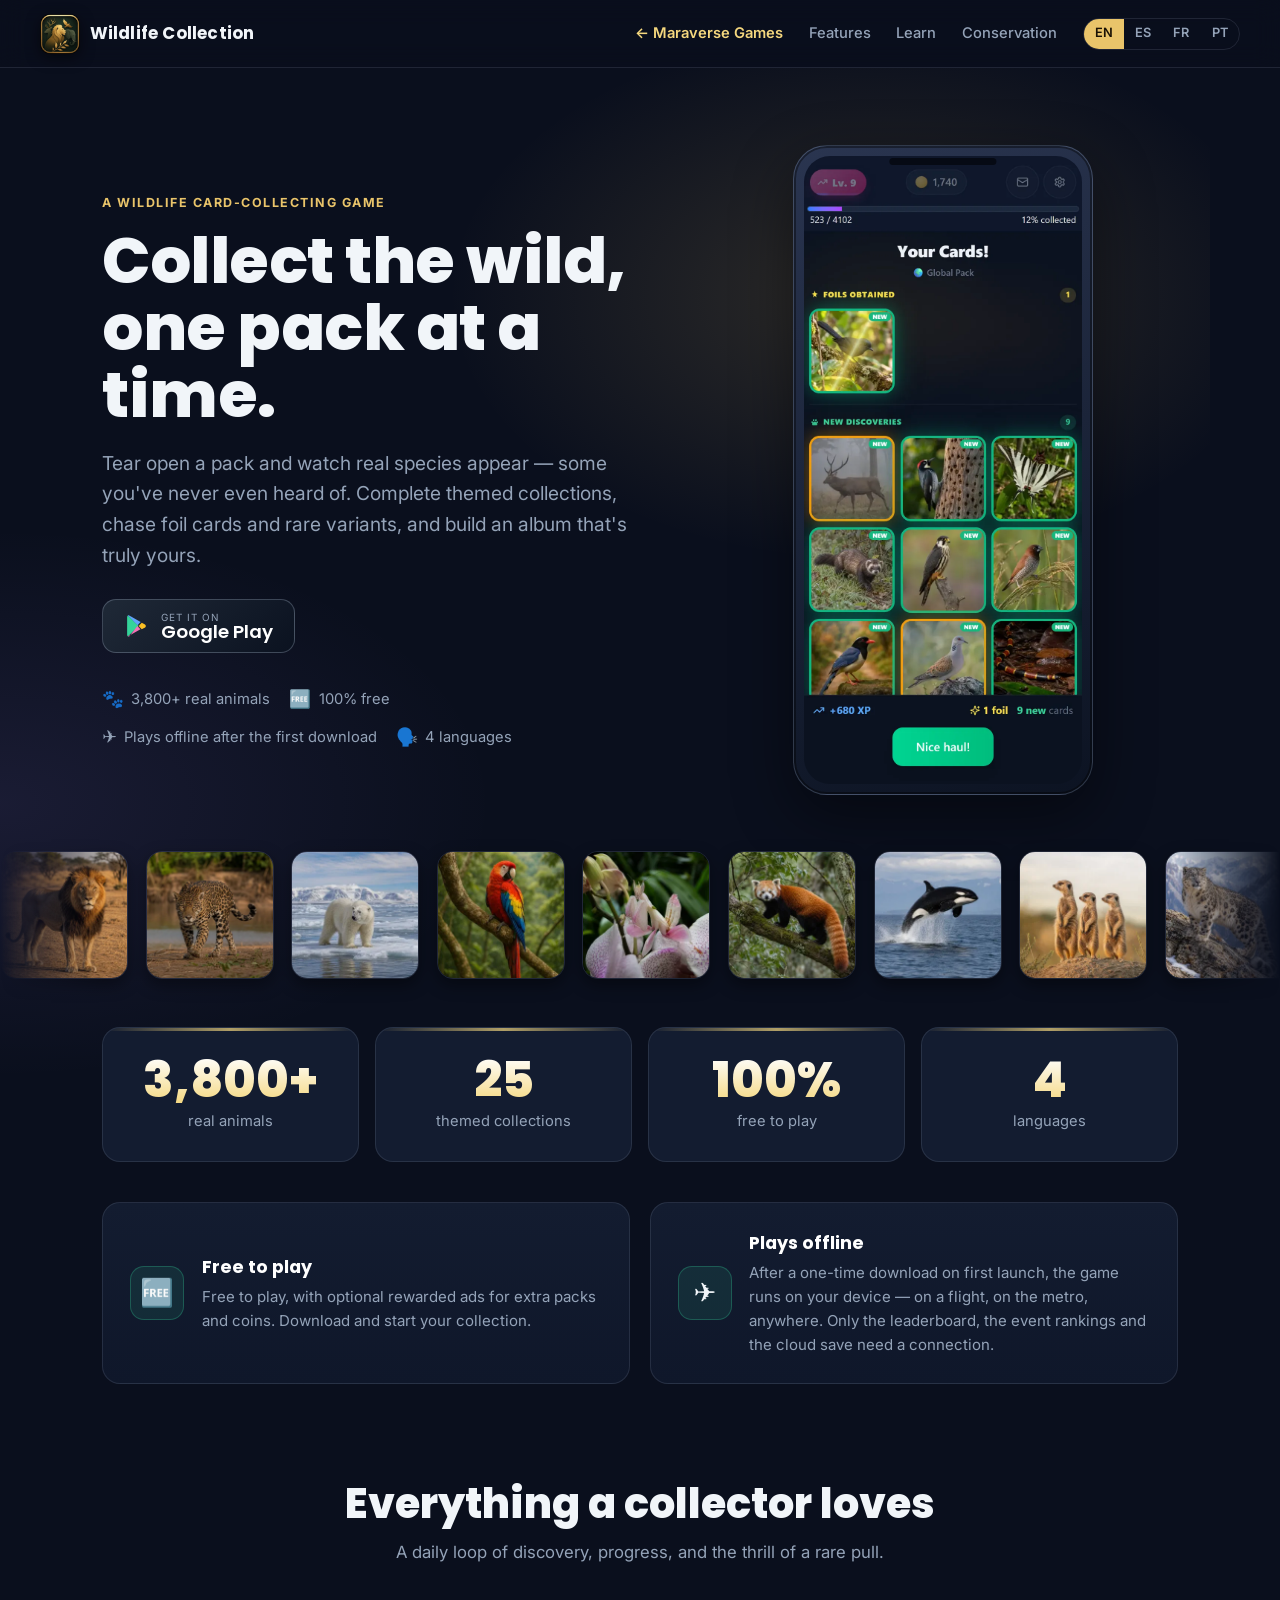
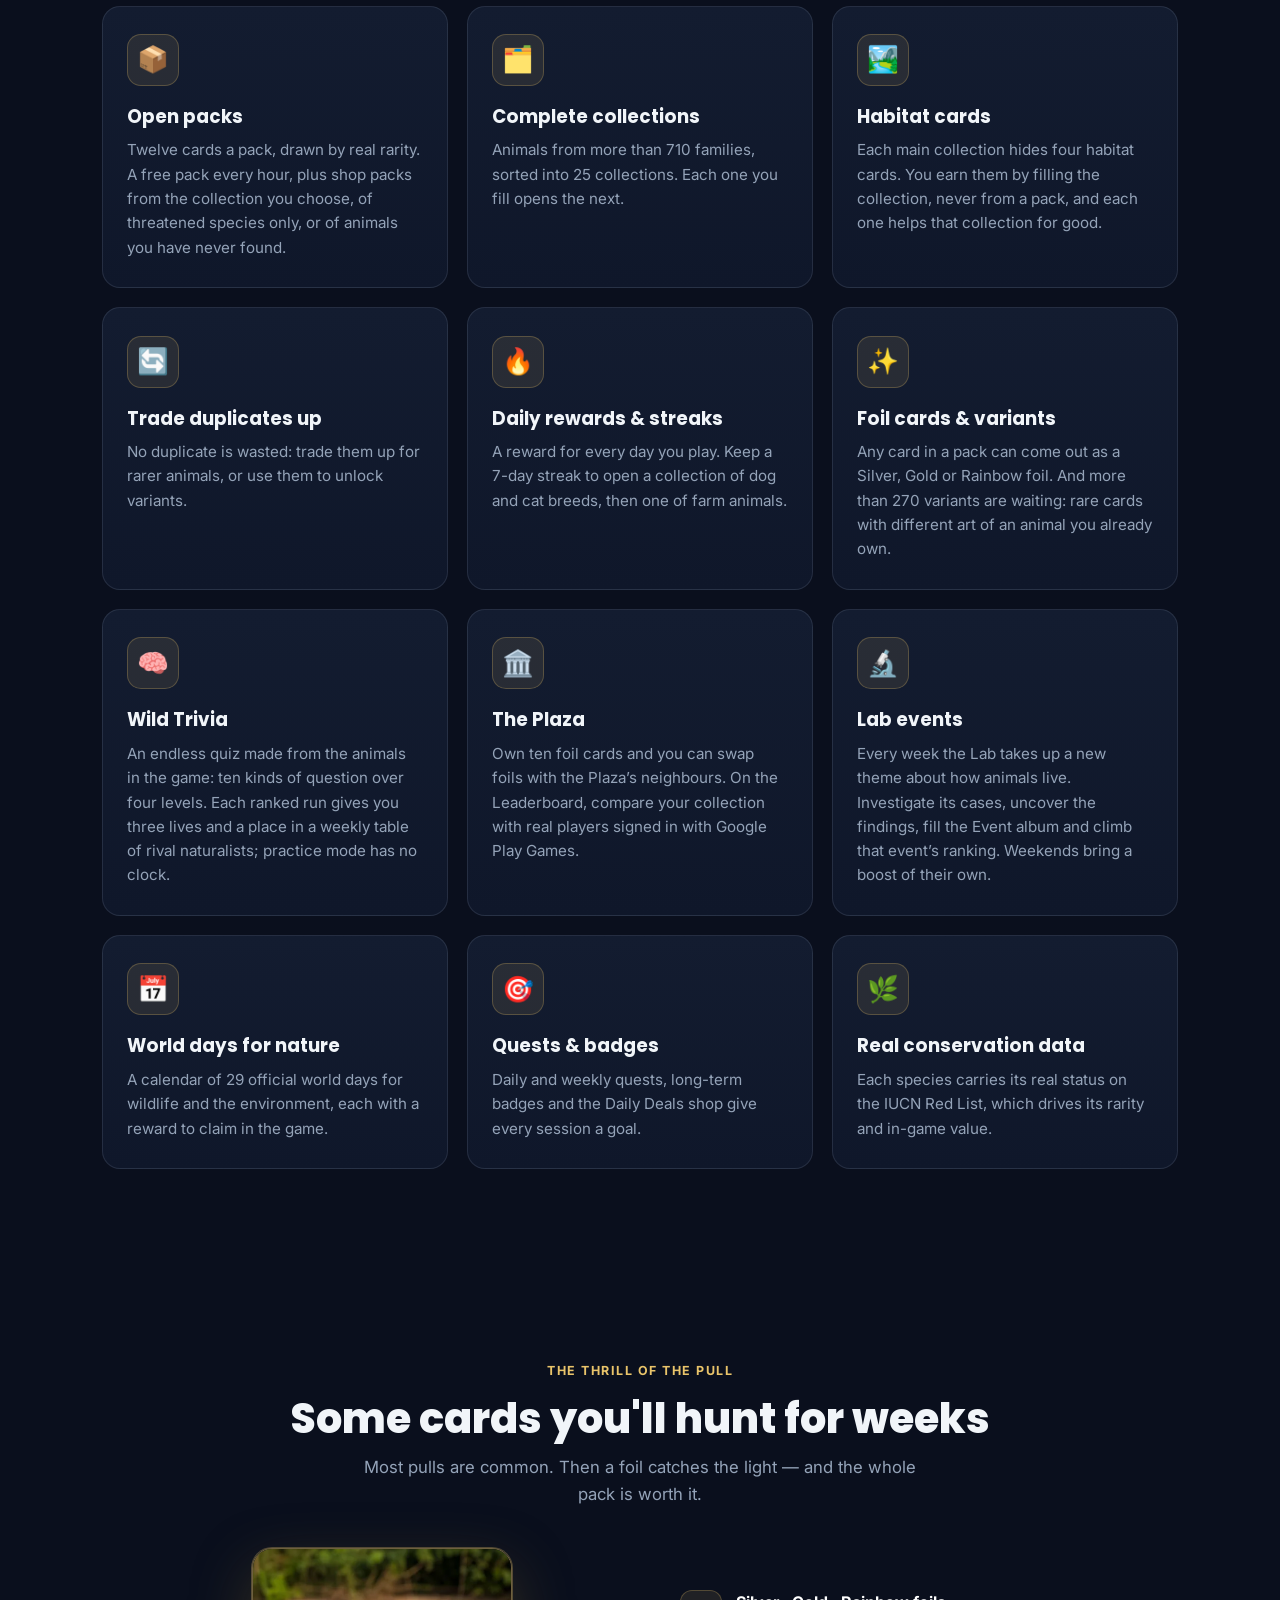
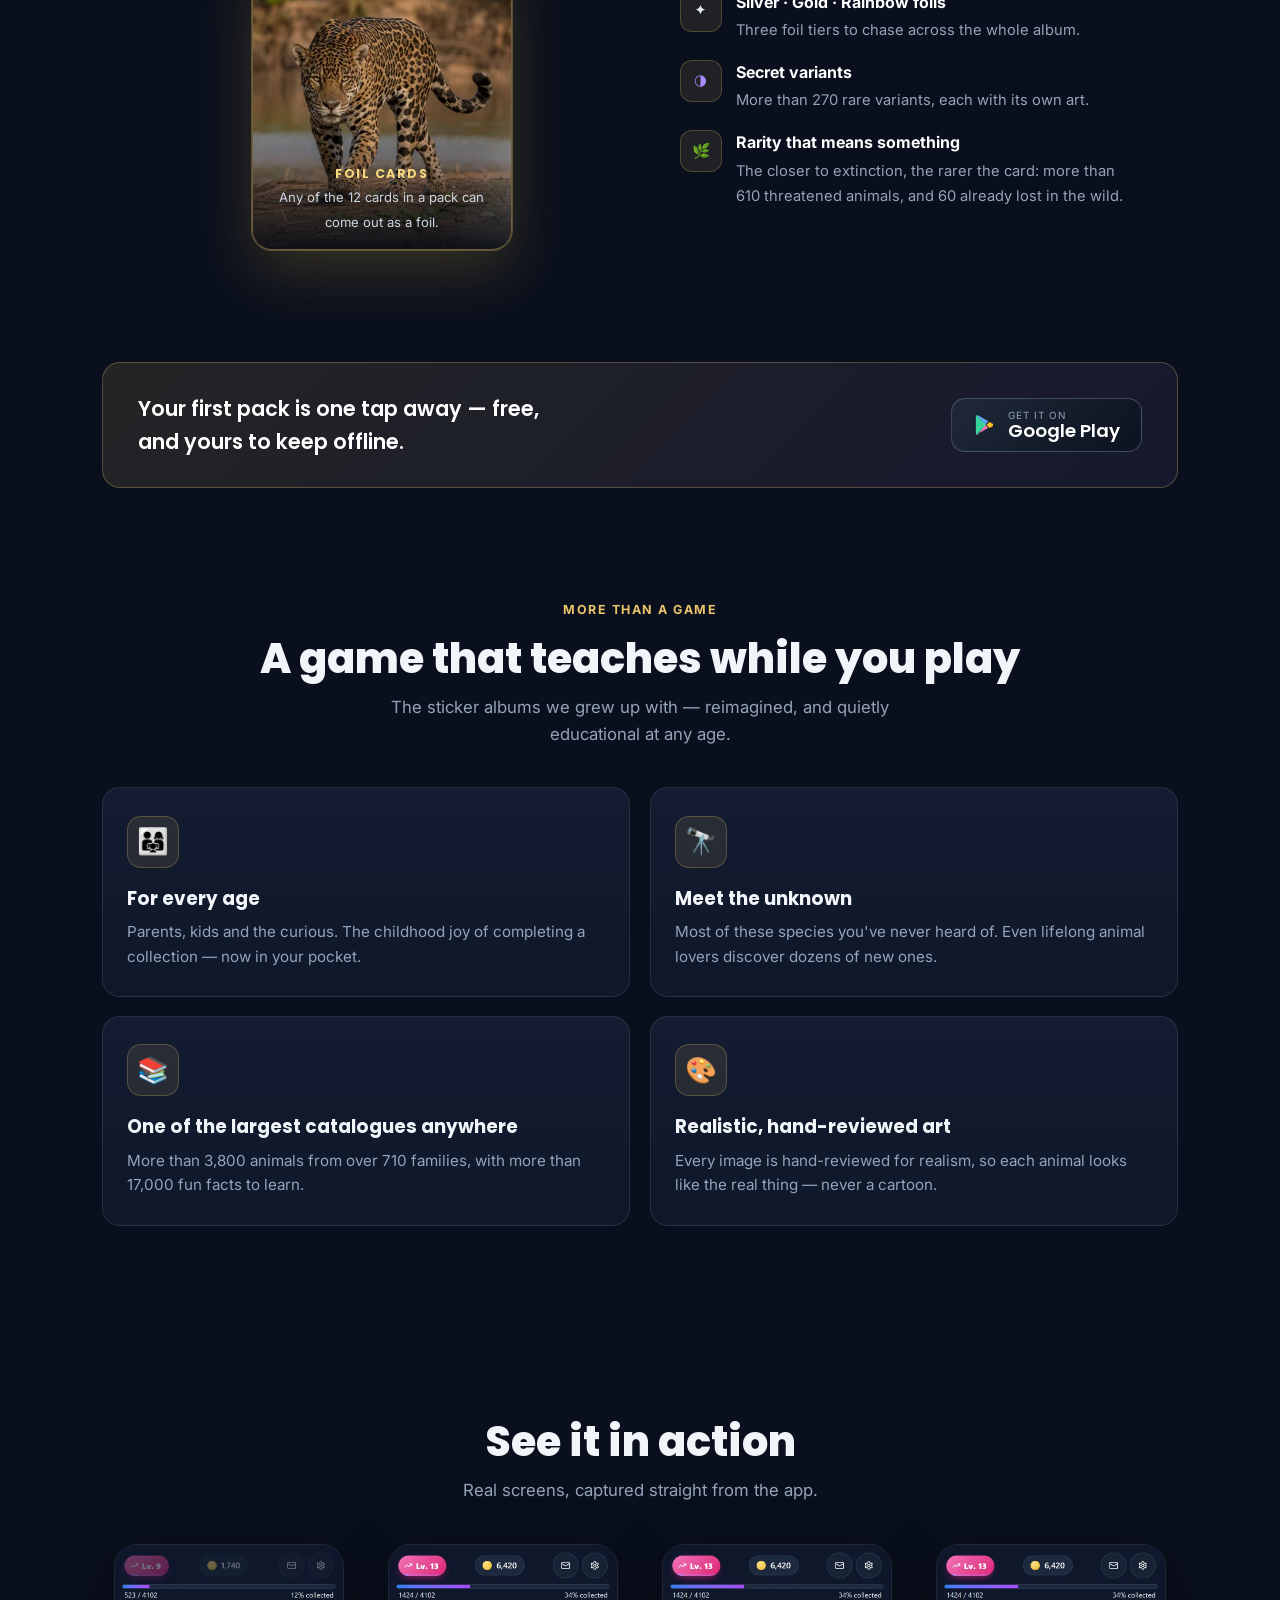
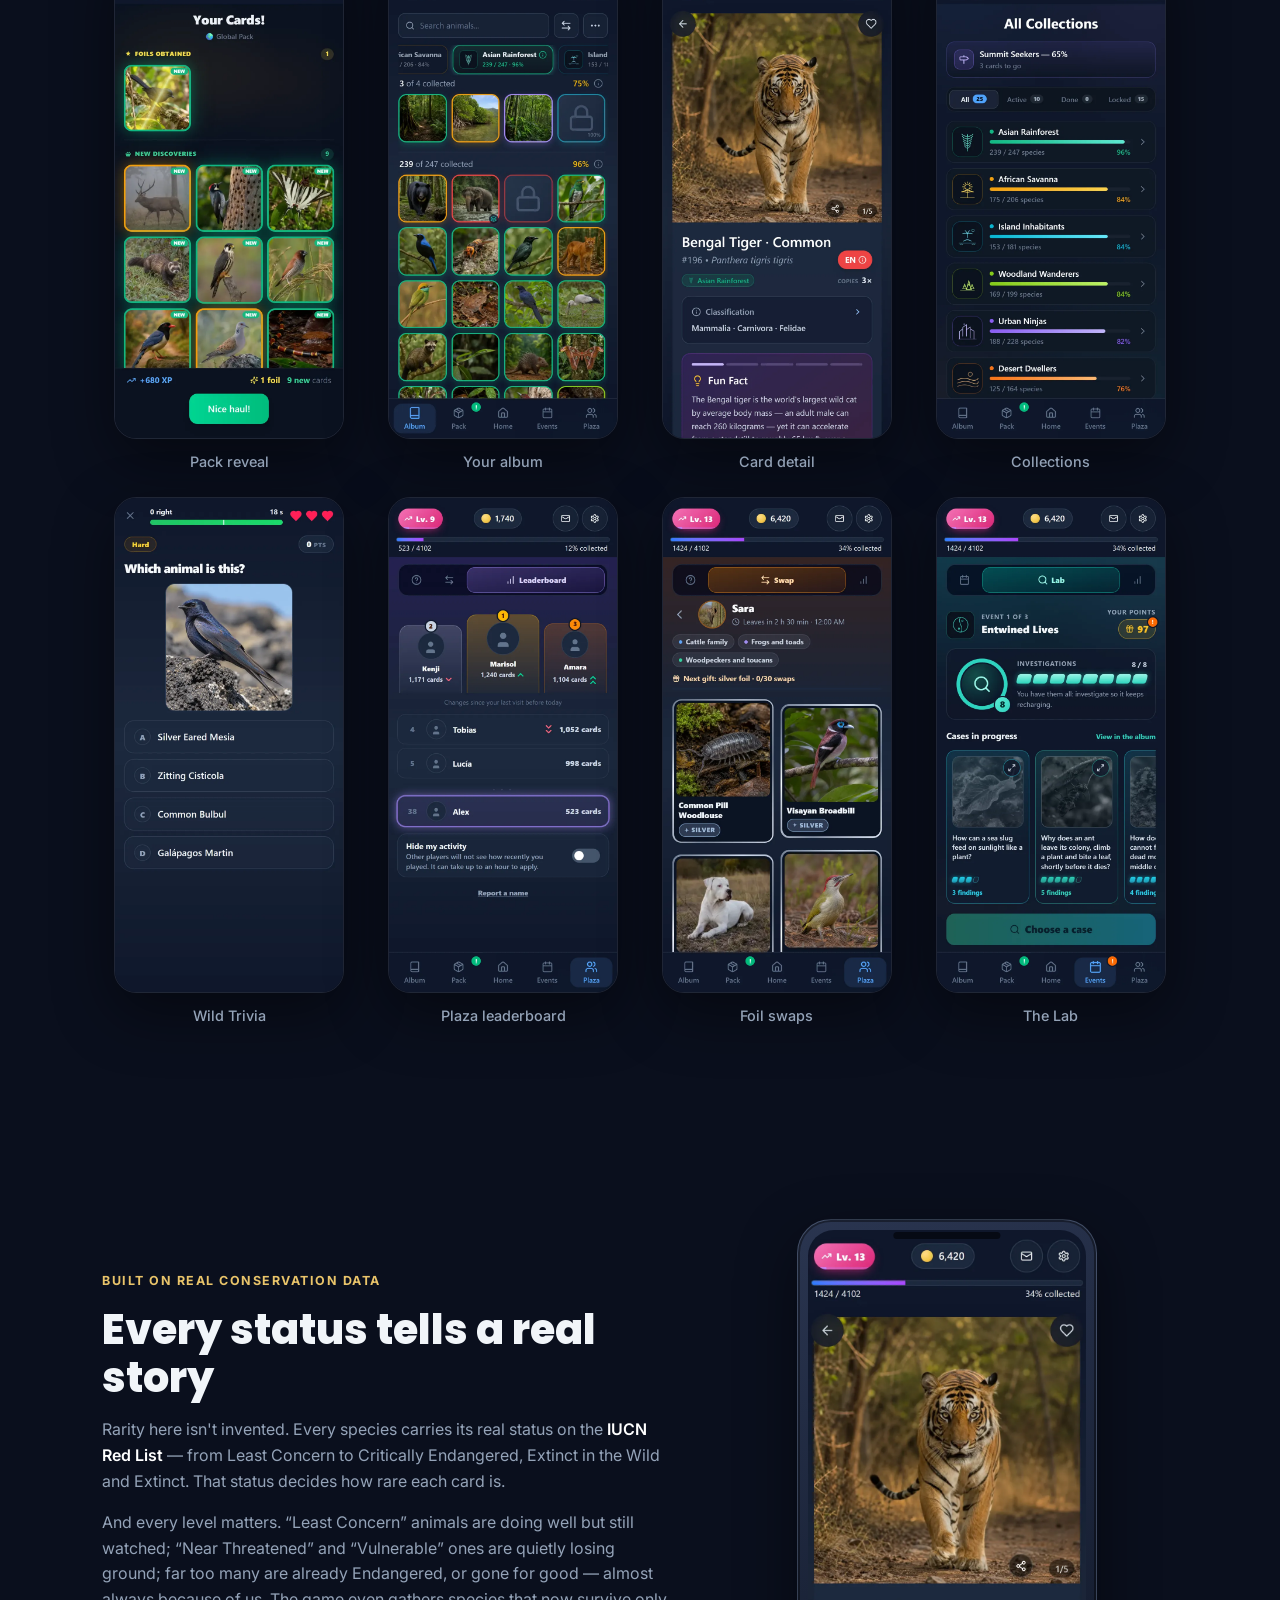
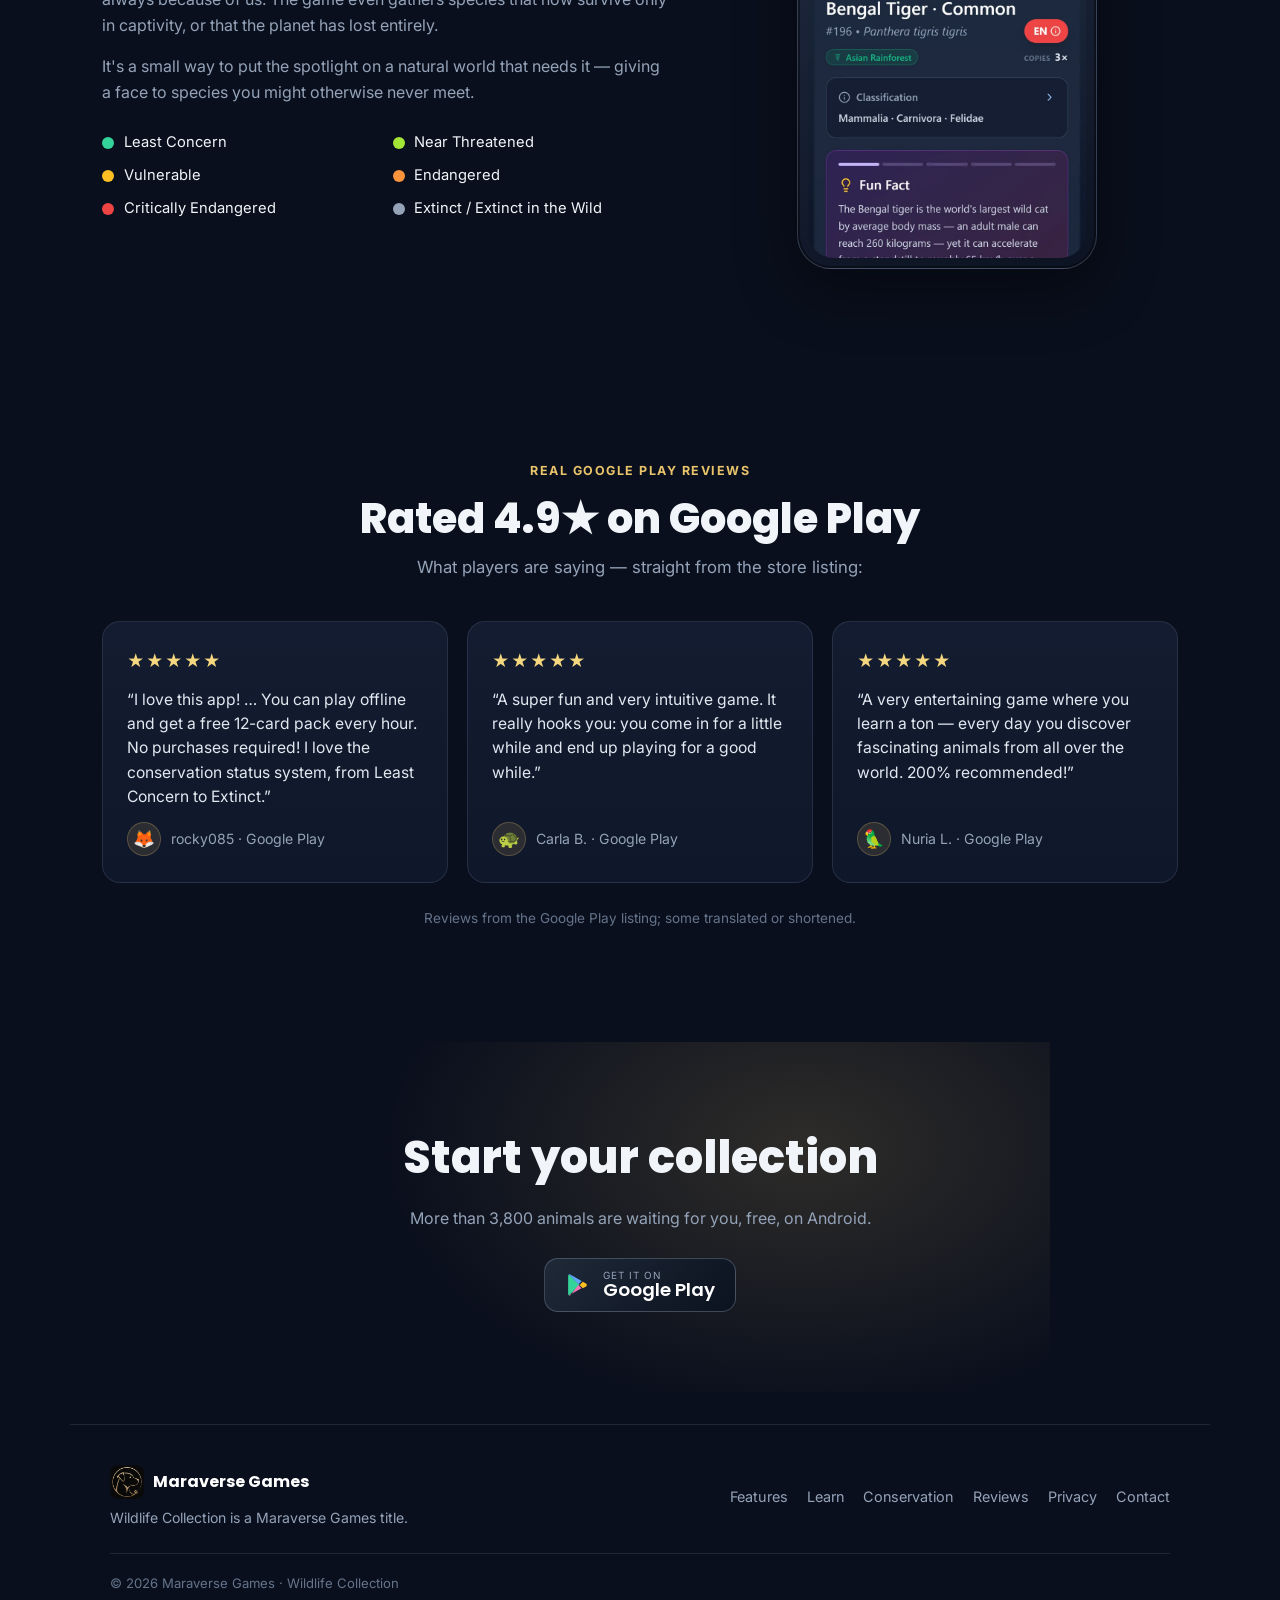
<file: the-wildlife-collection.html>
<!DOCTYPE html>
<html lang="en" data-lang="en">
<head>
  <meta charset="UTF-8" />
  <meta name="viewport" content="width=device-width, initial-scale=1.0" />
  <title data-i18n="page.title">Wildlife Collection — Free Wildlife Card Game · Collect 3,800+ Real Animals</title>
  <meta name="description" data-i18n="meta.description"
    content="A free wildlife card game. Open packs, collect more than 3,800 real animal cards and complete 25 themed collections: an educational animal collection game built on real IUCN conservation data. Android, in English, Spanish, French and Portuguese." />
  <meta name="keywords" content="wildlife card game, animal collection game, animal cards, educational wildlife game, offline card game, collect animals, card collecting game, IUCN" />
  <link rel="canonical" href="https://maraversegames.com/the-wildlife-collection" />
  <link rel="alternate" hreflang="en" href="https://maraversegames.com/the-wildlife-collection" />
  <link rel="alternate" hreflang="es" href="https://maraversegames.com/the-wildlife-collection?lang=es" />
  <link rel="alternate" hreflang="fr" href="https://maraversegames.com/the-wildlife-collection?lang=fr" />
  <link rel="alternate" hreflang="pt-BR" href="https://maraversegames.com/the-wildlife-collection?lang=pt" />
  <link rel="alternate" hreflang="x-default" href="https://maraversegames.com/the-wildlife-collection" />

  <!-- Open Graph -->
  <meta property="og:type" content="website" />
  <meta property="og:locale" content="en_US" />
  <meta property="og:locale:alternate" content="es_ES" />
  <meta property="og:locale:alternate" content="fr_FR" />
  <meta property="og:locale:alternate" content="pt_BR" />
  <meta property="og:url" content="https://maraversegames.com/the-wildlife-collection" />
  <meta property="og:title" data-i18n="og.title" content="Wildlife Collection — Free Wildlife Card Game" />
  <meta property="og:description" data-i18n="og.description" content="Open packs, collect more than 3,800 real animal cards and complete 25 collections. Free to play, built on real IUCN conservation data." />
  <meta property="og:image" content="https://maraversegames.com/assets/brand/app-icon.webp" />
  <meta name="twitter:card" content="summary_large_image" />
  <meta name="twitter:title" data-i18n="og.title" content="Wildlife Collection — Free Wildlife Card Game" />
  <meta name="twitter:description" data-i18n="og.description" content="Open packs, collect more than 3,800 real animal cards and complete 25 collections. Free to play, built on real IUCN conservation data." />
  <meta name="twitter:image" content="https://maraversegames.com/assets/brand/app-icon.webp" />

  <link rel="icon" type="image/png" sizes="32x32" href="assets/brand/favicon-32.png" />
  <link rel="icon" type="image/png" sizes="192x192" href="assets/brand/favicon-192.png" />
  <link rel="preconnect" href="https://fonts.googleapis.com" />
  <link rel="preconnect" href="https://fonts.gstatic.com" crossorigin />
  <link href="https://fonts.googleapis.com/css2?family=Poppins:wght@400;500;600;700;800&family=Inter:wght@400;500;600&display=swap" rel="stylesheet" />
  <link rel="stylesheet" href="styles.css" />

  <!-- Structured data: helps Google understand this is a free Android game -->
  <script type="application/ld+json">
  {
    "@context": "https://schema.org",
    "@type": "VideoGame",
    "name": "Wildlife Collection",
    "description": "A free wildlife card game. Open packs, collect more than 3,800 real animal cards and complete 25 themed collections, built on real IUCN Red List conservation data.",
    "url": "https://maraversegames.com/the-wildlife-collection",
    "image": "https://maraversegames.com/assets/brand/app-icon.webp",
    "genre": ["Card game", "Collecting game", "Educational game"],
    "gamePlatform": "Android",
    "operatingSystem": "Android",
    "applicationCategory": "GameApplication",
    "inLanguage": ["en", "es", "fr", "pt-BR"],
    "publisher": { "@type": "Organization", "name": "Maraverse Games", "url": "https://maraversegames.com" },
    "offers": { "@type": "Offer", "price": "0", "priceCurrency": "USD" }
  }
  </script>
</head>
<body>
  <!-- ===== Header ===== -->
  <header class="site-header">
    <a class="brand" href="#top" aria-label="Wildlife Collection">
      <img src="assets/brand/app-icon.webp" alt="Wildlife Collection app icon" data-i18n-alt="alt.appIcon" class="brand-icon" width="40" height="40" />
      <span class="brand-name">Wildlife Collection</span>
    </a>
    <nav class="nav">
      <a href="index.html" class="nav-studio" data-i18n="nav.studio">← Maraverse Games</a>
      <a href="#features" data-i18n="nav.features">Features</a>
      <a href="#learn" data-i18n="nav.learn">Learn</a>
      <a href="#conservation" data-i18n="nav.conservation">Conservation</a>
      <div class="lang-toggle" role="group" aria-label="Language" data-i18n-aria="aria.lang">
        <button type="button" data-set-lang="en" class="is-active" lang="en" title="English">EN</button>
        <button type="button" data-set-lang="es" lang="es" title="Español">ES</button>
        <button type="button" data-set-lang="fr" lang="fr" title="Français">FR</button>
        <button type="button" data-set-lang="pt" lang="pt-BR" title="Português (Brasil)">PT</button>
      </div>
    </nav>
  </header>

  <main id="top">
    <!-- ===== Hero ===== -->
    <section class="hero">
      <div class="hero-glow" aria-hidden="true"></div>
      <div class="hero-copy">
        <span class="eyebrow" data-i18n="hero.eyebrow">A wildlife card-collecting game</span>
        <h1 class="hero-title" data-i18n="hero.title">Collect the wild,<br />one pack at a time.</h1>
        <p class="hero-sub" data-i18n="hero.sub">Tear open a pack and watch real species appear — some you've never even heard of. Complete themed collections, chase foil cards and rare variants, and build an album that's truly yours.</p>
        <div class="cta-row">
          <a class="store-btn" id="play-cta" data-play href="#" aria-disabled="true">
            <svg viewBox="0 0 24 24" width="26" height="26" aria-hidden="true">
              <path d="M3.6 2.3 13.5 12 3.6 21.7c-.4-.2-.7-.7-.7-1.3V3.6c0-.6.3-1.1.7-1.3Z" fill="#34d399"/>
              <path d="m16.4 8.9 3 1.7c1 .6 1 2.2 0 2.8l-3 1.7L13.5 12l2.9-3.1Z" fill="#fbbf24"/>
              <path d="M3.6 2.3c.3-.2.8-.2 1.2 0l10.6 6-2.9 3.1L3.6 2.3Z" fill="#60a5fa"/>
              <path d="m4.8 21.7 7.5-9.7 2.9 3.1-10.6 6c-.4.2-.9.2-1.2 0 .1.2.3.4.6.6Z" fill="#f472b6"/>
            </svg>
            <span class="store-btn-text">
              <small data-i18n="cta.getiton">GET IT ON</small>
              <strong>Google Play</strong>
            </span>
          </a>
          <span class="cta-note" id="cta-note" data-i18n="cta.soon">🚀 Launching soon — Android first</span>
        </div>
        <ul class="hero-badges">
          <li><span>🐾</span> <span data-i18n="hero.badge.real">3,800+ real animals</span></li>
          <li><span>🆓</span> <span data-i18n="hero.badge.free">100% free</span></li>
          <li><span>✈️</span> <span data-i18n="hero.badge.offline">Plays offline after the first download</span></li>
          <li><span>🗣️</span> <span data-i18n="hero.badge.lang">4 languages</span></li>
        </ul>
      </div>

      <div class="hero-phone">
        <div class="phone">
          <img class="phone-shot" data-shot="pack-revealed" src="assets/screens/pack-revealed-en.webp"
               alt="Opening a pack in Wildlife Collection and revealing animal cards" data-i18n-alt="alt.shot.packHero" width="300" height="650" />
        </div>
      </div>
    </section>

    <!-- ===== Species marquee ===== -->
    <section class="marquee" aria-hidden="true">
      <div class="marquee-track"><!-- built by main.js --></div>
    </section>

    <!-- ===== Stats (big, headline numbers; figures from the game's store/play/facts.md) ===== -->
    <section class="stats stats-hero" aria-label="Wildlife Collection by the numbers" data-i18n-aria="aria.stats">
      <div class="stat"><b data-i18n="stat.species.v">3,800+</b><span data-i18n="stat.species">real animals</span></div>
      <div class="stat"><b>25</b><span data-i18n="stat.collections">themed collections</span></div>
      <div class="stat"><b data-i18n="stat.free.v">100%</b><span data-i18n="stat.free">free to play</span></div>
      <div class="stat"><b>4</b><span data-i18n="stat.lang">languages</span></div>
    </section>

    <!-- ===== Free &amp; offline band ===== -->
    <section class="band">
      <div class="band-item">
        <span>🆓</span>
        <div>
          <b data-i18n="band.free.t">Free to play</b>
          <p data-i18n="band.free.d">Free to play, with optional rewarded ads for extra packs and coins. Download and start your collection.</p>
        </div>
      </div>
      <div class="band-item">
        <span>✈️</span>
        <div>
          <b data-i18n="band.offline.t">Plays offline</b>
          <p data-i18n="band.offline.d">After a one-time download on first launch, the game runs on your device — on a flight, on the metro, anywhere. Only the leaderboard, the event rankings and the cloud save need a connection.</p>
        </div>
      </div>
    </section>

    <!-- ===== Features ===== -->
    <section class="section" id="features">
      <h2 class="section-title" data-i18n="features.title">Everything a collector loves</h2>
      <p class="section-lead" data-i18n="features.lead">A daily loop of discovery, progress, and the thrill of a rare pull.</p>
      <div class="feature-grid">
        <article class="feature">
          <div class="feature-ico">📦</div>
          <h3 data-i18n="feat.packs.t">Open packs</h3>
          <p data-i18n="feat.packs.d">Twelve cards a pack, drawn by real rarity. A free pack every hour, plus shop packs from the collection you choose, of threatened species only, or of animals you have never found.</p>
        </article>
        <article class="feature">
          <div class="feature-ico">🗂️</div>
          <h3 data-i18n="feat.collections.t">Complete collections</h3>
          <p data-i18n="feat.collections.d">Animals from more than 710 families, sorted into 25 collections. Each one you fill opens the next.</p>
        </article>
        <article class="feature">
          <div class="feature-ico">🏞️</div>
          <h3 data-i18n="feat.habitats.t">Habitat cards</h3>
          <p data-i18n="feat.habitats.d">Each main collection hides four habitat cards. You earn them by filling the collection, never from a pack, and each one helps that collection for good.</p>
        </article>
        <article class="feature">
          <div class="feature-ico">🔄</div>
          <h3 data-i18n="feat.trade.t">Trade duplicates up</h3>
          <p data-i18n="feat.trade.d">No duplicate is wasted: trade them up for rarer animals, or use them to unlock variants.</p>
        </article>
        <article class="feature">
          <div class="feature-ico">🔥</div>
          <h3 data-i18n="feat.streaks.t">Daily rewards &amp; streaks</h3>
          <p data-i18n="feat.streaks.d">A reward for every day you play. Keep a 7-day streak to open a collection of dog and cat breeds, then one of farm animals.</p>
        </article>
        <article class="feature">
          <div class="feature-ico">✨</div>
          <h3 data-i18n="feat.foils.t">Foil cards &amp; variants</h3>
          <p data-i18n="feat.foils.d">Any card in a pack can come out as a Silver, Gold or Rainbow foil. And more than 270 variants are waiting: rare cards with different art of an animal you already own.</p>
        </article>
        <article class="feature">
          <div class="feature-ico">🧠</div>
          <h3 data-i18n="feat.trivia.t">Wild Trivia</h3>
          <p data-i18n="feat.trivia.d">An endless quiz made from the animals in the game: ten kinds of question over four levels. Each ranked run gives you three lives and a place in a weekly table of rival naturalists; practice mode has no clock.</p>
        </article>
        <article class="feature">
          <div class="feature-ico">🏛️</div>
          <h3 data-i18n="feat.plaza.t">The Plaza</h3>
          <p data-i18n="feat.plaza.d">Own ten foil cards and you can swap foils with the Plaza’s neighbours. On the Leaderboard, compare your collection with real players signed in with Google Play Games.</p>
        </article>
        <article class="feature">
          <div class="feature-ico">🔬</div>
          <h3 data-i18n="feat.lab.t">Lab events</h3>
          <p data-i18n="feat.lab.d">Every week the Lab takes up a new theme about how animals live. Investigate its cases, uncover the findings, fill the Event album and climb that event’s ranking. Weekends bring a boost of their own.</p>
        </article>
        <article class="feature">
          <div class="feature-ico">📅</div>
          <h3 data-i18n="feat.cal.t">World days for nature</h3>
          <p data-i18n="feat.cal.d">A calendar of 29 official world days for wildlife and the environment, each with a reward to claim in the game.</p>
        </article>
        <article class="feature">
          <div class="feature-ico">🎯</div>
          <h3 data-i18n="feat.quests.t">Quests &amp; badges</h3>
          <p data-i18n="feat.quests.d">Daily and weekly quests, long-term badges and the Daily Deals shop give every session a goal.</p>
        </article>
        <article class="feature">
          <div class="feature-ico">🌿</div>
          <h3 data-i18n="feat.iucn.t">Real conservation data</h3>
          <p data-i18n="feat.iucn.d">Each species carries its real status on the IUCN Red List, which drives its rarity and in-game value.</p>
        </article>
      </div>
    </section>

    <!-- ===== Rares / the thrill of the pull (marketing composition) ===== -->
    <section class="section rares" id="rares">
      <span class="eyebrow center" data-i18n="rares.eyebrow">The thrill of the pull</span>
      <h2 class="section-title" data-i18n="rares.title">Some cards you'll hunt for weeks</h2>
      <p class="section-lead" data-i18n="rares.lead">Most pulls are common. Then a foil catches the light — and the whole pack is worth it.</p>

      <div class="rares-stage">
        <!-- Hero card: foil shimmer over real card art -->
        <figure class="rare-card foil legendary">
          <img src="assets/marquee/Jaguar.webp" alt="Foil jaguar card" data-i18n-alt="alt.foilJaguar" loading="lazy" width="300" height="300" />
          <span class="rare-shine" aria-hidden="true"></span>
          <figcaption><b data-i18n="rares.hero.t">Foil cards</b><span data-i18n="rares.hero.d">Any of the 12 cards in a pack can come out as a foil.</span></figcaption>
        </figure>

        <ul class="rare-points">
          <li>
            <span class="rare-ico shine-silver">✦</span>
            <div><b data-i18n="rares.foil.t">Silver · Gold · Rainbow foils</b><span data-i18n="rares.foil.d">Three foil tiers to chase across the whole album.</span></div>
          </li>
          <li>
            <span class="rare-ico shine-variant">◑</span>
            <div><b data-i18n="rares.variant.t">Secret variants</b><span data-i18n="rares.variant.d">More than 270 rare variants, each with its own art.</span></div>
          </li>
          <li>
            <span class="rare-ico shine-iucn">🌿</span>
            <div><b data-i18n="rares.status.t">Rarity that means something</b><span data-i18n="rares.status.d">The closer to extinction, the rarer the card: more than 610 threatened animals, and 60 already lost in the wild.</span></div>
          </li>
        </ul>
      </div>
    </section>

    <!-- ===== Mid-page CTA ===== -->
    <section class="cta-band">
      <div class="cta-band-inner">
        <p data-i18n="cta.mid">Your first pack is one tap away — free, and yours to keep offline.</p>
        <a class="store-btn" data-play href="#" aria-disabled="true">
          <svg viewBox="0 0 24 24" width="24" height="24" aria-hidden="true">
            <path d="M3.6 2.3 13.5 12 3.6 21.7c-.4-.2-.7-.7-.7-1.3V3.6c0-.6.3-1.1.7-1.3Z" fill="#34d399"/>
            <path d="m16.4 8.9 3 1.7c1 .6 1 2.2 0 2.8l-3 1.7L13.5 12l2.9-3.1Z" fill="#fbbf24"/>
            <path d="M3.6 2.3c.3-.2.8-.2 1.2 0l10.6 6-2.9 3.1L3.6 2.3Z" fill="#60a5fa"/>
            <path d="m4.8 21.7 7.5-9.7 2.9 3.1-10.6 6c-.4.2-.9.2-1.2 0 .1.2.3.4.6.6Z" fill="#f472b6"/>
          </svg>
          <span class="store-btn-text"><small data-i18n="cta.getiton">GET IT ON</small><strong>Google Play</strong></span>
        </a>
      </div>
    </section>

    <!-- ===== Learn / educational ===== -->
    <section class="section edu" id="learn">
      <span class="eyebrow center" data-i18n="edu.eyebrow">More than a game</span>
      <h2 class="section-title" data-i18n="edu.title">A game that teaches while you play</h2>
      <p class="section-lead" data-i18n="edu.lead">The sticker albums we grew up with — reimagined, and quietly educational at any age.</p>
      <div class="feature-grid edu-grid">
        <article class="feature">
          <div class="feature-ico">👨‍👩‍👧</div>
          <h3 data-i18n="edu.all.t">For every age</h3>
          <p data-i18n="edu.all.d">Parents, kids and the curious. The childhood joy of completing a collection — now in your pocket.</p>
        </article>
        <article class="feature">
          <div class="feature-ico">🔭</div>
          <h3 data-i18n="edu.discover.t">Meet the unknown</h3>
          <p data-i18n="edu.discover.d">Most of these species you've never heard of. Even lifelong animal lovers discover dozens of new ones.</p>
        </article>
        <article class="feature">
          <div class="feature-ico">📚</div>
          <h3 data-i18n="edu.scale.t">One of the largest catalogues anywhere</h3>
          <p data-i18n="edu.scale.d">More than 3,800 animals from over 710 families, with more than 17,000 fun facts to learn.</p>
        </article>
        <article class="feature">
          <div class="feature-ico">🎨</div>
          <h3 data-i18n="edu.real.t">Realistic, hand-reviewed art</h3>
          <p data-i18n="edu.real.d">Every image is hand-reviewed for realism, so each animal looks like the real thing — never a cartoon.</p>
        </article>
      </div>
    </section>

    <!-- ===== Screens gallery ===== -->
    <section class="section screens" id="screens">
      <h2 class="section-title" data-i18n="screens.title">See it in action</h2>
      <p class="section-lead" data-i18n="screens.lead">Real screens, captured straight from the app.</p>
      <div class="gallery">
        <figure class="g-phone"><img data-shot="pack-revealed" src="assets/screens/pack-revealed-en.webp" alt="Pack reveal showing newly collected animal cards" data-i18n-alt="alt.shot.pack" width="780" height="1688" loading="lazy" /><figcaption data-i18n="g.pack">Pack reveal</figcaption></figure>
        <figure class="g-phone"><img data-shot="album" src="assets/screens/album-en.webp" alt="Animal card album grid" data-i18n-alt="alt.shot.album" width="780" height="1688" loading="lazy" /><figcaption data-i18n="g.album">Your album</figcaption></figure>
        <figure class="g-phone"><img data-shot="cardDetail" src="assets/screens/cardDetail-en.webp" alt="Animal card detail with conservation status and facts" data-i18n-alt="alt.shot.card" width="780" height="1688" loading="lazy" /><figcaption data-i18n="g.card">Card detail</figcaption></figure>
        <figure class="g-phone"><img data-shot="collections" src="assets/screens/collections-en.webp" alt="Themed wildlife collections screen" data-i18n-alt="alt.shot.collections" width="780" height="1688" loading="lazy" /><figcaption data-i18n="g.collections">Collections</figcaption></figure>
        <figure class="g-phone"><img data-shot="quiz" src="assets/screens/quiz-en.webp" alt="Wild Trivia question about the animal in the photo" data-i18n-alt="alt.shot.quiz" width="780" height="1688" loading="lazy" /><figcaption data-i18n="g.quiz">Wild Trivia</figcaption></figure>
        <figure class="g-phone"><img data-shot="ranking" src="assets/screens/ranking-en.webp" alt="The Plaza leaderboard with the player’s place" data-i18n-alt="alt.shot.ranking" width="780" height="1688" loading="lazy" /><figcaption data-i18n="g.ranking">Plaza leaderboard</figcaption></figure>
        <figure class="g-phone"><img data-shot="swap" src="assets/screens/swap-en.webp" alt="A Plaza neighbour’s stall with foil cards to swap" data-i18n-alt="alt.shot.swap" width="780" height="1688" loading="lazy" /><figcaption data-i18n="g.swap">Foil swaps</figcaption></figure>
        <figure class="g-phone"><img data-shot="lab" src="assets/screens/lab-en.webp" alt="The Lab with the week’s event and its cases" data-i18n-alt="alt.shot.lab" width="780" height="1688" loading="lazy" /><figcaption data-i18n="g.lab">The Lab</figcaption></figure>
      </div>
    </section>

    <!-- ===== Conservation ===== -->
    <section class="section conservation" id="conservation">
      <div class="cons-inner">
        <div class="cons-copy">
          <span class="eyebrow" data-i18n="cons.eyebrow">Built on real conservation data</span>
          <h2 class="section-title left" data-i18n="cons.title">Every status tells a real story</h2>
          <p data-i18n="cons.p1">Rarity here isn't invented. Every species carries its real status on the <strong>IUCN Red List</strong> — from Least Concern to Critically Endangered, Extinct in the Wild and Extinct. That status decides how rare each card is.</p>
          <p data-i18n="cons.p2">And every level matters. “Least Concern” animals are doing well but still watched; “Near Threatened” and “Vulnerable” ones are quietly losing ground; far too many are already Endangered, or gone for good — almost always because of us. The game even gathers species that now survive only in captivity, or that the planet has lost entirely.</p>
          <p data-i18n="cons.p3">It's a small way to put the spotlight on a natural world that needs it — giving a face to species you might otherwise never meet.</p>
          <ul class="cons-list">
            <li><span class="dot lc"></span> <span data-i18n="cons.lc">Least Concern</span></li>
            <li><span class="dot nt"></span> <span data-i18n="cons.nt">Near Threatened</span></li>
            <li><span class="dot vu"></span> <span data-i18n="cons.vu">Vulnerable</span></li>
            <li><span class="dot en"></span> <span data-i18n="cons.en">Endangered</span></li>
            <li><span class="dot cr"></span> <span data-i18n="cons.cr">Critically Endangered</span></li>
            <li><span class="dot ex"></span> <span data-i18n="cons.ex">Extinct / Extinct in the Wild</span></li>
          </ul>
        </div>
        <div class="cons-phone">
          <div class="phone">
            <img class="phone-shot" data-shot="cardDetail" src="assets/screens/cardDetail-en.webp" alt="Card detail screen showing a species’ IUCN conservation status" data-i18n-alt="alt.shot.cons" width="300" height="650" loading="lazy" />
          </div>
        </div>
      </div>
    </section>

    <!-- ===== Social proof (placeholder, ready for Google Play reviews) ===== -->
    <section class="section social" id="reviews">
      <span class="eyebrow center" data-i18n="social.eyebrow">Real Google Play reviews</span>
      <h2 class="section-title" data-i18n="social.title">Rated 4.9★ on Google Play</h2>
      <p class="section-lead" data-i18n="social.lead">What players are saying — straight from the store listing:</p>
      <div class="reviews">
        <figure class="review">
          <div class="stars" aria-label="5 out of 5 stars" data-i18n-aria="aria.stars">★★★★★</div>
          <blockquote data-i18n="social.r1.q">“I love this app! … You can play offline and get a free 12-card pack every hour. No purchases required! I love the conservation status system, from Least Concern to Extinct.”</blockquote>
          <figcaption><span class="rev-avatar" aria-hidden="true">🦊</span><span data-i18n="social.r1.a">rocky085 · Google Play</span></figcaption>
        </figure>
        <figure class="review">
          <div class="stars" aria-label="5 out of 5 stars" data-i18n-aria="aria.stars">★★★★★</div>
          <blockquote data-i18n="social.r2.q">“A super fun and very intuitive game. It really hooks you: you come in for a little while and end up playing for a good while.”</blockquote>
          <figcaption><span class="rev-avatar" aria-hidden="true">🐢</span><span data-i18n="social.r2.a">Carla B. · Google Play</span></figcaption>
        </figure>
        <figure class="review">
          <div class="stars" aria-label="5 out of 5 stars" data-i18n-aria="aria.stars">★★★★★</div>
          <blockquote data-i18n="social.r3.q">“A very entertaining game where you learn a ton — every day you discover fascinating animals from all over the world. 200% recommended!”</blockquote>
          <figcaption><span class="rev-avatar" aria-hidden="true">🦜</span><span data-i18n="social.r3.a">Nuria L. · Google Play</span></figcaption>
        </figure>
      </div>
      <p class="social-note" data-i18n="social.note">Reviews from the Google Play listing; some translated or shortened.</p>
    </section>

    <!-- ===== Final CTA ===== -->
    <section class="final-cta">
      <div class="hero-glow" aria-hidden="true"></div>
      <h2 data-i18n="final.title">Start your collection</h2>
      <p data-i18n="final.sub">More than 3,800 animals are waiting for you, free, on Android.</p>
      <div class="cta-row center">
        <a class="store-btn" href="#" data-play aria-disabled="true" id="play-cta-2">
          <svg viewBox="0 0 24 24" width="26" height="26" aria-hidden="true">
            <path d="M3.6 2.3 13.5 12 3.6 21.7c-.4-.2-.7-.7-.7-1.3V3.6c0-.6.3-1.1.7-1.3Z" fill="#34d399"/>
            <path d="m16.4 8.9 3 1.7c1 .6 1 2.2 0 2.8l-3 1.7L13.5 12l2.9-3.1Z" fill="#fbbf24"/>
            <path d="M3.6 2.3c.3-.2.8-.2 1.2 0l10.6 6-2.9 3.1L3.6 2.3Z" fill="#60a5fa"/>
            <path d="m4.8 21.7 7.5-9.7 2.9 3.1-10.6 6c-.4.2-.9.2-1.2 0 .1.2.3.4.6.6Z" fill="#f472b6"/>
          </svg>
          <span class="store-btn-text">
            <small data-i18n="cta.getiton">GET IT ON</small>
            <strong>Google Play</strong>
          </span>
        </a>
      </div>
    </section>
  </main>

  <!-- ===== Footer ===== -->
  <footer class="site-footer">
    <div class="foot-brand">
      <a class="foot-wordmark" href="index.html">
        <img src="assets/brand/studio-mark.webp" alt="Maraverse Games logo" data-i18n-alt="alt.studioLogo" width="34" height="34" />
        <span>Maraverse Games</span>
      </a>
      <p data-i18n="foot.tagGame">Wildlife Collection is a Maraverse Games title.</p>
    </div>
    <nav class="foot-links">
      <a href="#features" data-i18n="nav.features">Features</a>
      <a href="#learn" data-i18n="nav.learn">Learn</a>
      <a href="#conservation" data-i18n="nav.conservation">Conservation</a>
      <a href="#reviews" data-i18n="nav.reviews">Reviews</a>
      <a href="privacy.html" data-i18n="foot.privacy">Privacy</a>
      <a href="mailto:admin.mara.games@gmail.com" data-i18n="foot.contact">Contact</a>
    </nav>
    <p class="copyright">© <span id="year">2026</span> Maraverse Games · Wildlife Collection</p>
  </footer>

  <script src="main.js"></script>
</body>
</html>
</file>
<file: styles.css>
/* ============ Wildlife Collection — landing ============ */
:root {
  --bg: #0a0f1d;
  --bg-2: #0f172a;
  --panel: #131c30;
  --panel-2: #1b2740;
  --text: #f1f5f9;
  --muted: #94a3b8;
  --border: rgba(148, 163, 184, 0.16);
  --gold: #e9c46a;
  --gold-2: #f4d77e;
  --emerald: #34d399;
  --violet: #a78bfa;
  --cyan: #60a5fa;
  --pink: #f472b6;
  --radius: 18px;
  --maxw: 1140px;
  --shadow: 0 20px 60px rgba(0, 0, 0, 0.45);
}

* { box-sizing: border-box; margin: 0; padding: 0; }

html { scroll-behavior: smooth; }

body {
  font-family: 'Inter', system-ui, sans-serif;
  background: var(--bg);
  color: var(--text);
  line-height: 1.6;
  overflow-x: hidden;
  background-image:
    radial-gradient(1200px 600px at 80% -10%, rgba(96, 165, 250, 0.12), transparent 60%),
    radial-gradient(900px 500px at 0% 10%, rgba(167, 139, 250, 0.10), transparent 55%);
}

h1, h2, h3, .brand-name, .store-btn strong { font-family: 'Poppins', sans-serif; }

a { color: inherit; text-decoration: none; }
strong { color: #fff; font-weight: 600; }

/* ---------- Header ---------- */
.site-header {
  position: sticky; top: 0; z-index: 50;
  display: flex; align-items: center; justify-content: space-between;
  gap: 1rem; padding: 0.85rem clamp(1rem, 4vw, 2.5rem);
  background: rgba(10, 15, 29, 0.72);
  backdrop-filter: blur(12px);
  border-bottom: 1px solid var(--border);
}
.brand { display: flex; align-items: center; gap: 0.6rem; }
.brand-icon { border-radius: 10px; box-shadow: 0 4px 14px rgba(0,0,0,0.5); }
.brand-name { font-weight: 700; font-size: 1.05rem; letter-spacing: 0.2px; }
.nav { display: flex; align-items: center; gap: clamp(0.8rem, 2vw, 1.6rem); }
.nav a { color: var(--muted); font-size: 0.92rem; font-weight: 500; transition: color 0.2s; }
.nav a:hover { color: #fff; }
.lang-toggle { display: inline-flex; border: 1px solid var(--border); border-radius: 999px; overflow: hidden; }
.lang-toggle button {
  background: transparent; color: var(--muted); border: none; cursor: pointer;
  font: inherit; font-size: 0.8rem; font-weight: 600; padding: 0.3rem 0.7rem; transition: all 0.2s;
}
.lang-toggle button.is-active { background: var(--gold); color: #1a1205; }
/* Four languages: keep the whole switcher visible on a phone */
.lang-toggle { flex-shrink: 0; }
@media (max-width: 420px) { .lang-toggle button { padding: 0.3rem 0.5rem; } }

@media (max-width: 680px) {
  .nav a:not(.lang-toggle a) { display: none; }
  .brand-name { display: none; }
}

/* ---------- Layout ---------- */
.section { max-width: var(--maxw); margin: 0 auto; padding: clamp(3.5rem, 8vw, 6rem) clamp(1rem, 4vw, 2rem); }
.section-title { font-size: clamp(1.7rem, 4vw, 2.6rem); font-weight: 800; text-align: center; line-height: 1.15; }
.section-title.left { text-align: left; }
.section-lead { text-align: center; color: var(--muted); font-size: 1.05rem; margin: 0.7rem auto 2.5rem; max-width: 560px; }
.eyebrow {
  display: inline-block; font-size: 0.78rem; font-weight: 700; letter-spacing: 1.5px;
  text-transform: uppercase; color: var(--gold); margin-bottom: 0.9rem;
}

/* ---------- Hero ---------- */
.hero {
  position: relative; max-width: var(--maxw); margin: 0 auto;
  display: grid; grid-template-columns: 1.1fr 0.9fr; align-items: center; gap: 2rem;
  padding: clamp(2.5rem, 6vw, 5rem) clamp(1rem, 4vw, 2rem) clamp(1rem, 3vw, 2rem);
}
.hero-glow {
  position: absolute; inset: 0; z-index: -1; pointer-events: none;
  background: radial-gradient(600px 380px at 70% 30%, rgba(233, 196, 106, 0.16), transparent 70%);
}
.hero-title { font-size: clamp(2.2rem, 6vw, 4rem); font-weight: 800; line-height: 1.05; letter-spacing: -0.5px; }
.hero-sub { color: var(--muted); font-size: clamp(1rem, 1.6vw, 1.2rem); margin: 1.2rem 0 1.8rem; max-width: 540px; }

.cta-row { display: flex; align-items: center; gap: 1rem; flex-wrap: wrap; }
.cta-row.center { justify-content: center; margin-top: 1.6rem; }
.store-btn {
  display: inline-flex; align-items: center; gap: 0.7rem;
  background: linear-gradient(135deg, #1f2937, #0b1220);
  border: 1px solid rgba(148,163,184,0.35); border-radius: 14px;
  padding: 0.7rem 1.3rem; transition: transform 0.18s, box-shadow 0.18s, border-color 0.2s;
}
.store-btn:hover { transform: translateY(-2px); box-shadow: 0 12px 30px rgba(0,0,0,0.5); border-color: var(--emerald); }
.store-btn[aria-disabled="true"] { opacity: 0.78; cursor: not-allowed; }
.store-btn[aria-disabled="true"]:hover { transform: none; border-color: rgba(148,163,184,0.35); box-shadow: none; }
.store-btn-text { display: flex; flex-direction: column; line-height: 1.05; text-align: left; }
.store-btn-text small { font-size: 0.62rem; letter-spacing: 1px; color: var(--muted); }
.store-btn-text strong { font-size: 1.15rem; color: #fff; }
.cta-note { color: var(--gold-2); font-size: 0.9rem; font-weight: 500; }

.hero-badges { list-style: none; display: flex; flex-wrap: wrap; gap: 0.6rem 1.2rem; margin-top: 2rem; }
.hero-badges li { display: flex; align-items: center; gap: 0.45rem; color: var(--muted); font-size: 0.92rem; }
.hero-badges li span:first-child { font-size: 1.1rem; }

/* ---------- Phone frame ---------- */
.hero-phone { display: flex; justify-content: center; }
.phone {
  position: relative; width: clamp(230px, 28vw, 300px); aspect-ratio: 300 / 650;
  border-radius: 34px; padding: 10px;
  background: linear-gradient(160deg, #2a3550, #0c1322);
  border: 1px solid rgba(148,163,184,0.25);
  box-shadow: var(--shadow), inset 0 0 0 2px rgba(0,0,0,0.4);
}
.phone::before {
  content: ""; position: absolute; top: 12px; left: 50%; transform: translateX(-50%);
  width: 36%; height: 7px; border-radius: 999px; background: #060a14; z-index: 2;
}
.phone-shot, .phone img { width: 100%; height: 100%; object-fit: cover; border-radius: 26px; display: block; }
.hero-phone .phone { animation: float 6s ease-in-out infinite; }
@keyframes float { 0%,100% { transform: translateY(0); } 50% { transform: translateY(-12px); } }

@media (max-width: 860px) {
  .hero { grid-template-columns: 1fr; text-align: center; }
  .hero-sub { margin-inline: auto; }
  .cta-row { justify-content: center; }
  .hero-badges { justify-content: center; }
  .hero-phone { margin-top: 1.5rem; }
}

/* ---------- Marquee ---------- */
.marquee { overflow: hidden; padding: 1.5rem 0; mask-image: linear-gradient(90deg, transparent, #000 8%, #000 92%, transparent); }
.marquee-track { display: flex; gap: 1.1rem; width: max-content; animation: scroll 90s linear infinite; }
.marquee-track img {
  width: 128px; height: 128px; object-fit: cover; border-radius: 16px;
  border: 1px solid var(--border); box-shadow: 0 6px 16px rgba(0,0,0,0.4);
}
@media (max-width: 560px) { .marquee-track img { width: 104px; height: 104px; } }
@keyframes scroll { to { transform: translateX(-50%); } }
@media (prefers-reduced-motion: reduce) { .marquee-track, .hero-phone .phone { animation: none; } }

/* ---------- Stats ---------- */
.stats {
  max-width: var(--maxw); margin: 0 auto; padding: 0 clamp(1rem, 4vw, 2rem);
  display: grid; grid-template-columns: repeat(4, 1fr); gap: 1rem;
}
.stat {
  background: var(--panel); border: 1px solid var(--border); border-radius: var(--radius);
  padding: 1.4rem 1rem; text-align: center;
}
.stat b { display: block; font-family: 'Poppins',sans-serif; font-size: clamp(1.5rem, 3vw, 2.1rem); font-weight: 800; color: var(--gold-2); }
.stat span { color: var(--muted); font-size: 0.88rem; }
@media (max-width: 620px) { .stats { grid-template-columns: repeat(2, 1fr); } }

/* ---------- Features ---------- */
.feature-grid { display: grid; grid-template-columns: repeat(3, 1fr); gap: 1.2rem; }
.feature {
  background: linear-gradient(180deg, var(--panel), var(--bg-2));
  border: 1px solid var(--border); border-radius: var(--radius); padding: 1.7rem 1.5rem;
  transition: transform 0.2s, border-color 0.2s;
}
.feature:hover { transform: translateY(-4px); border-color: rgba(233,196,106,0.45); }
.feature-ico {
  width: 52px; height: 52px; display: grid; place-items: center; font-size: 1.6rem;
  border-radius: 14px; background: rgba(233,196,106,0.10); border: 1px solid rgba(233,196,106,0.25); margin-bottom: 1rem;
}
.feature h3 { font-size: 1.15rem; margin-bottom: 0.45rem; }
.feature p { color: var(--muted); font-size: 0.95rem; }
@media (max-width: 860px) { .feature-grid { grid-template-columns: repeat(2, 1fr); } }
@media (max-width: 560px) { .feature-grid { grid-template-columns: 1fr; } }

/* ---------- Gallery ---------- */
.gallery { display: grid; grid-template-columns: repeat(4, 1fr); gap: 1.5rem 1.2rem; }
.g-phone { display: flex; flex-direction: column; align-items: center; gap: 0.7rem; }
.g-phone img {
  width: 100%; height: auto; max-width: 230px; border-radius: 22px; border: 1px solid var(--border);
  box-shadow: var(--shadow); transition: transform 0.2s;
}
.g-phone:hover img { transform: translateY(-6px) scale(1.02); }
.g-phone figcaption { color: var(--muted); font-size: 0.9rem; font-weight: 500; }
@media (max-width: 760px) { .gallery { grid-template-columns: repeat(2, 1fr); } }

/* ---------- Conservation ---------- */
.conservation { }
.cons-inner { display: grid; grid-template-columns: 1.1fr 0.9fr; gap: 3rem; align-items: center; }
.cons-copy p { color: var(--muted); margin-top: 1rem; }
.cons-list { list-style: none; display: grid; grid-template-columns: 1fr 1fr; gap: 0.6rem 1rem; margin-top: 1.6rem; }
.cons-list li { display: flex; align-items: center; gap: 0.6rem; font-size: 0.92rem; }
.dot { width: 12px; height: 12px; border-radius: 50%; flex: none; }
.dot.lc { background: #34d399; } .dot.nt { background: #a3e635; } .dot.vu { background: #fbbf24; }
.dot.en { background: #fb923c; } .dot.cr { background: #ef4444; } .dot.ex { background: #94a3b8; }
.cons-phone { display: flex; justify-content: center; }
@media (max-width: 860px) { .cons-inner { grid-template-columns: 1fr; } .section-title.left { text-align: center; } .cons-copy { text-align: center; } .cons-list { max-width: 360px; margin-inline: auto; } }

/* ---------- Final CTA ---------- */
.final-cta {
  position: relative; text-align: center; max-width: 820px; margin: 1rem auto 0;
  padding: clamp(3rem, 7vw, 5rem) 1.5rem;
}
.final-cta h2 { font-size: clamp(1.8rem, 4.5vw, 2.8rem); font-weight: 800; }
.final-cta p { color: var(--muted); margin: 0.8rem auto 0; max-width: 520px; }

/* ---------- Footer ---------- */
.site-footer {
  border-top: 1px solid var(--border); margin-top: 2rem;
  padding: 2.5rem clamp(1rem, 4vw, 2.5rem);
  display: flex; flex-wrap: wrap; gap: 1.5rem; align-items: center; justify-content: space-between;
  max-width: var(--maxw); margin-inline: auto;
}
.foot-brand { display: flex; flex-direction: column; gap: 0.5rem; }
.foot-logo { opacity: 0.9; }
.foot-brand p { color: var(--muted); font-size: 0.88rem; }
.foot-links { display: flex; flex-wrap: wrap; gap: 1.2rem; }
.foot-links a { color: var(--muted); font-size: 0.9rem; transition: color 0.2s; }
.foot-links a:hover { color: #fff; }
.copyright { width: 100%; color: #64748b; font-size: 0.82rem; border-top: 1px solid var(--border); padding-top: 1.2rem; }

/* ============ Studio home ============ */
.nav-studio { color: var(--gold-2) !important; font-weight: 600 !important; }
@media (max-width: 680px) { .nav .nav-studio { display: inline !important; } }

.foot-wordmark { display: inline-flex; align-items: center; gap: 0.55rem; font-family: 'Poppins', sans-serif; font-weight: 700; color: #fff; }
.foot-wordmark img { border-radius: 8px; }

/* Filled (gold) variant of the store/action button */
.store-btn.solid {
  background: linear-gradient(135deg, var(--gold-2), var(--gold));
  border-color: transparent;
}
.store-btn.solid .store-btn-text small { color: rgba(26,18,5,0.7); }
.store-btn.solid .store-btn-text strong { color: #1a1205; }
.store-btn.solid:hover { border-color: transparent; box-shadow: 0 14px 34px rgba(233,196,106,0.3); }

/* Studio hero: text + large icon mark */
.studio-hero .hero-mark { display: flex; justify-content: center; }
.hero-icon {
  width: clamp(180px, 24vw, 240px); height: auto; border-radius: 32px;
  box-shadow: var(--shadow); animation: float 6s ease-in-out infinite;
}
@media (prefers-reduced-motion: reduce) { .hero-icon { animation: none; } }
@media (max-width: 860px) { .studio-hero .hero-mark { margin-top: 1.5rem; } }

/* Games grid */
.games-grid { display: grid; grid-template-columns: repeat(3, 1fr); gap: 1.2rem; }
.game-card {
  display: flex; flex-direction: column; overflow: hidden;
  background: linear-gradient(180deg, var(--panel), var(--bg-2));
  border: 1px solid var(--border); border-radius: var(--radius);
}
.game-card.featured {
  grid-column: 1 / -1; flex-direction: row; align-items: stretch;
  transition: transform 0.2s, border-color 0.2s; text-decoration: none;
}
.game-card.featured:hover { transform: translateY(-4px); border-color: rgba(233,196,106,0.5); }
.game-card .game-cover { background: #0b1322; }
.game-card.featured .game-cover { flex: 0 0 38%; max-width: 320px; }
.game-card.featured .game-cover img { width: 100%; height: 100%; object-fit: cover; object-position: top center; display: block; }
.game-cover.ph { aspect-ratio: 16 / 10; display: grid; place-items: center; font-size: 2.6rem; font-weight: 800; color: rgba(148,163,184,0.55); }
/* Coming-soon teaser cover: real art, dimmed to keep the mystery */
.game-cover.teaser { aspect-ratio: 16 / 10; overflow: hidden; }
.game-cover.teaser img { width: 100%; height: 100%; object-fit: cover; display: block; filter: brightness(0.64) saturate(0.92); transition: filter 0.3s; }
.game-card.soon:hover .game-cover.teaser img { filter: brightness(0.78) saturate(1); }
.game-cover.ph.p1 { background: radial-gradient(circle at 50% 40%, #1e293b, #0b1322); }
.game-cover.ph.p2 { background: radial-gradient(circle at 50% 40%, #20283f, #0b1322); }
.game-cover.ph.p3 { background: radial-gradient(circle at 50% 40%, #241f38, #0b1322); }
.game-info { padding: 1.5rem 1.6rem; display: flex; flex-direction: column; gap: 0.5rem; justify-content: center; }
.game-info h3 { font-size: 1.25rem; }
.game-info p { color: var(--muted); font-size: 0.95rem; }
.game-status {
  align-self: flex-start; font-size: 0.72rem; font-weight: 700; letter-spacing: 0.5px; text-transform: uppercase;
  color: var(--muted); background: rgba(148,163,184,0.12); border: 1px solid var(--border);
  border-radius: 999px; padding: 0.25rem 0.7rem;
}
.game-status.live { color: #1a1205; background: var(--gold-2); border-color: transparent; }
.game-link { color: var(--gold-2); font-weight: 600; font-size: 0.95rem; margin-top: 0.3rem; }
.game-card.soon { opacity: 1; }
.game-card.soon .game-info h3 { color: #e2e8f0; }
@media (max-width: 760px) {
  .games-grid { grid-template-columns: 1fr 1fr; }
  .game-card.featured { flex-direction: column; }
  .game-card.featured .game-cover { flex: none; max-width: none; max-height: 260px; }
}
@media (max-width: 480px) { .games-grid { grid-template-columns: 1fr; } }

/* About */
.about-inner { display: grid; grid-template-columns: 1.1fr 0.9fr; gap: 3rem; align-items: center; }
.about-copy p { color: var(--muted); margin-top: 1rem; }
.about-mara { color: #cbd5e1 !important; }
.about-values { list-style: none; display: grid; grid-template-columns: repeat(4, 1fr); gap: 1rem; margin-top: 3rem; text-align: left; }
.about-values li {
  display: flex; flex-direction: column; gap: 0.7rem; align-items: flex-start;
  background: linear-gradient(180deg, var(--panel), var(--bg-2));
  border: 1px solid var(--border); border-radius: var(--radius); padding: 1.4rem 1.3rem;
}
.about-values li > span {
  width: 44px; height: 44px; display: grid; place-items: center; font-size: 1.3rem; line-height: 1;
  border-radius: 12px; background: rgba(233,196,106,0.10); border: 1px solid rgba(233,196,106,0.25);
}
.about-values b { display: block; color: #fff; font-size: 1rem; margin-bottom: 0.15rem; }
.about-values div span { color: var(--muted); font-size: 0.9rem; }
@media (max-width: 860px) { .about-inner { grid-template-columns: 1fr; } .about .section-title.left { text-align: center; } .about-copy { text-align: center; } .about-values { grid-template-columns: 1fr 1fr; } }
@media (max-width: 480px) { .about-values { grid-template-columns: 1fr; } }

/* ============ Added sections ============ */
/* Centered eyebrow (for centered section headers) */
.eyebrow.center { display: block; text-align: center; }

/* Games "in development" note */
.games-note { text-align: center; color: var(--muted); font-size: 0.95rem; margin-top: 1.6rem; }

/* Free & offline band (game page) */
.band {
  max-width: var(--maxw); margin: 2.5rem auto 0; padding: 0 clamp(1rem, 4vw, 2rem);
  display: grid; grid-template-columns: 1fr 1fr; gap: 1.2rem;
}
.band-item {
  display: flex; gap: 1.1rem; align-items: center;
  background: linear-gradient(180deg, var(--panel), var(--bg-2));
  border: 1px solid var(--border); border-radius: var(--radius); padding: 1.6rem 1.7rem;
}
.band-item > span {
  flex: none; width: 54px; height: 54px; display: grid; place-items: center; font-size: 1.7rem; line-height: 1;
  border-radius: 14px; background: rgba(52,211,153,0.10); border: 1px solid rgba(52,211,153,0.28);
}
.band-item b { display: block; color: #fff; font-size: 1.1rem; font-family: 'Poppins', sans-serif; margin-bottom: 0.25rem; }
.band-item p { color: var(--muted); font-size: 0.94rem; }
@media (max-width: 620px) { .band { grid-template-columns: 1fr; } }

/* Educational grid (2x2) */
.edu-grid { grid-template-columns: repeat(2, 1fr); }
@media (max-width: 560px) { .edu-grid { grid-template-columns: 1fr; } }

/* Studio story */
.story-section { text-align: center; }
.story { max-width: 720px; margin: 0 auto; text-align: left; }
.story p { color: var(--muted); margin-top: 1.1rem; font-size: 1.02rem; }
.story p:first-child { margin-top: 0; }
.story .about-mara { color: #cbd5e1 !important; }
.story-sign { color: var(--gold-2) !important; font-style: italic; margin-top: 1.4rem !important; }
@media (max-width: 560px) { .story { text-align: left; } }

/* ============ CRO evolution — new components ============ */

/* ---------- Headline stats (bolder numbers) ---------- */
.stats-hero { margin-top: 1.5rem; }
.stats-hero .stat { padding: 1.7rem 1rem; position: relative; overflow: hidden; }
.stats-hero .stat::before {
  content: ""; position: absolute; inset: 0 0 auto 0; height: 3px;
  background: linear-gradient(90deg, transparent, var(--gold-2), transparent); opacity: 0.7;
}
.stats-hero .stat b {
  font-size: clamp(2rem, 5vw, 3.1rem); line-height: 1;
  background: linear-gradient(180deg, #fff, var(--gold-2));
  -webkit-background-clip: text; background-clip: text; color: transparent;
}
.stats-hero .stat span { font-size: 0.92rem; margin-top: 0.35rem; display: block; }

/* ---------- Rares / the thrill of the pull ---------- */
.rares-stage {
  display: grid; grid-template-columns: 1.05fr 1fr; gap: clamp(2rem, 5vw, 3.5rem);
  align-items: center; max-width: 1000px; margin: 0 auto;
}

/* Big legendary foil card */
.rare-card {
  position: relative; z-index: 2; width: min(260px, 72%); margin: 0 auto;
  border-radius: 20px; overflow: hidden; isolation: isolate;
  border: 1px solid rgba(233, 196, 106, 0.45);
}
.rare-card img { width: 100%; aspect-ratio: 1; object-fit: cover; display: block; }
.rare-card figcaption {
  position: absolute; left: 0; right: 0; bottom: 0; z-index: 3;
  padding: 1.4rem 1rem 0.9rem; text-align: center;
  background: linear-gradient(to top, rgba(7, 11, 20, 0.92), transparent);
}
.rare-card figcaption b {
  display: block; font-family: 'Poppins', sans-serif; font-size: 0.78rem; font-weight: 700;
  letter-spacing: 1.5px; text-transform: uppercase; color: var(--gold-2);
}
.rare-card figcaption span { font-size: 0.82rem; color: #cbd5e1; }
.rare-card.legendary {
  box-shadow: 0 0 0 1px rgba(233, 196, 106, 0.3), 0 22px 60px rgba(233, 196, 106, 0.22), var(--shadow);
}

/* Holographic foil sweep */
.foil { position: relative; }
.rare-shine {
  position: absolute; inset: 0; z-index: 2; pointer-events: none; mix-blend-mode: screen;
  background: linear-gradient(115deg, transparent 32%, rgba(255,255,255,0.55) 44%,
    rgba(167,139,250,0.45) 50%, rgba(96,165,250,0.45) 56%, transparent 68%);
  background-size: 250% 250%; animation: foilSweep 4.5s linear infinite;
}
@keyframes foilSweep { 0% { background-position: 180% 0; } 100% { background-position: -80% 0; } }

/* Rare points list */
.rare-points { list-style: none; display: grid; gap: 1.1rem; }
.rare-points li { display: flex; gap: 0.9rem; align-items: flex-start; }
.rare-ico {
  flex: none; width: 42px; height: 42px; display: grid; place-items: center; font-size: 1.15rem;
  border-radius: 12px; background: rgba(233,196,106,0.10); border: 1px solid rgba(233,196,106,0.25);
}
.rare-ico.shine-silver { color: #e2e8f0; }
.rare-ico.shine-variant { color: var(--violet); }
.rare-points b { display: block; color: #fff; font-size: 1rem; margin-bottom: 0.1rem; }
.rare-points span { color: var(--muted); font-size: 0.92rem; }
@media (max-width: 820px) {
  .rares-stage { grid-template-columns: 1fr; gap: 2rem; }
  .rare-card { width: min(240px, 64%); }
}
@media (prefers-reduced-motion: reduce) { .rare-shine { animation: none; } }

/* ---------- Mid-page CTA band ---------- */
.cta-band { max-width: var(--maxw); margin: 1rem auto; padding: 0 clamp(1rem, 4vw, 2rem); }
.cta-band-inner {
  display: flex; flex-wrap: wrap; align-items: center; justify-content: space-between; gap: 1.2rem;
  background: linear-gradient(135deg, rgba(233,196,106,0.12), rgba(167,139,250,0.08));
  border: 1px solid rgba(233,196,106,0.28); border-radius: var(--radius);
  padding: clamp(1.3rem, 3vw, 1.8rem) clamp(1.4rem, 4vw, 2.2rem);
}
.cta-band-inner p {
  font-family: 'Poppins', sans-serif; font-weight: 600; font-size: clamp(1.05rem, 2vw, 1.3rem);
  color: #fff; margin: 0; max-width: 32ch;
}
@media (max-width: 560px) { .cta-band-inner { flex-direction: column; align-items: flex-start; } }

/* ---------- Social proof / reviews ---------- */
.reviews { display: grid; grid-template-columns: repeat(3, 1fr); gap: 1.2rem; }
.review {
  display: flex; flex-direction: column; gap: 0.8rem;
  background: linear-gradient(180deg, var(--panel), var(--bg-2));
  border: 1px solid var(--border); border-radius: var(--radius); padding: 1.6rem 1.5rem;
}
.review .stars { color: var(--gold-2); font-size: 1.05rem; letter-spacing: 2px; }
.review blockquote { color: #e2e8f0; font-size: 0.98rem; line-height: 1.55; margin: 0; }
.review figcaption { display: flex; align-items: center; gap: 0.6rem; color: var(--muted); font-size: 0.88rem; margin-top: auto; }
.rev-avatar {
  width: 34px; height: 34px; display: grid; place-items: center; font-size: 1.1rem;
  border-radius: 50%; background: rgba(233,196,106,0.12); border: 1px solid rgba(233,196,106,0.25);
}
.social-note { text-align: center; color: #64748b; font-size: 0.85rem; margin-top: 1.6rem; }
@media (max-width: 820px) { .reviews { grid-template-columns: 1fr; max-width: 440px; margin: 0 auto; } }

/* ---------- Four worlds (the Maraverse) ---------- */
.worlds-strip { display: grid; grid-template-columns: repeat(4, 1fr); gap: 1.1rem; }
.world {
  position: relative; border-radius: var(--radius); overflow: hidden;
  border: 1px solid var(--border); background: #0b1322; text-align: center;
  transition: transform 0.2s, border-color 0.2s;
}
.world:hover { transform: translateY(-4px); border-color: rgba(233,196,106,0.45); }
.world-art { aspect-ratio: 4 / 3; overflow: hidden; }
.world-art img { width: 100%; height: 100%; object-fit: cover; display: block; filter: brightness(0.72) saturate(0.95); transition: filter 0.3s; }
.world:hover .world-art img { filter: brightness(0.9) saturate(1); }
.world.live .world-art img { filter: none; }
.world-tag {
  font-family: 'Poppins', sans-serif; font-weight: 700; font-size: 0.95rem; color: #fff;
  margin-top: 0.9rem;
}
.world p { color: var(--muted); font-size: 0.82rem; padding: 0.1rem 0.8rem 1.1rem; margin: 0; }
.world.live::after {
  content: ""; position: absolute; top: 0.7rem; right: 0.7rem; width: 9px; height: 9px;
  border-radius: 50%; background: var(--emerald); box-shadow: 0 0 0 4px rgba(52,211,153,0.22);
}
@media (max-width: 760px) { .worlds-strip { grid-template-columns: 1fr 1fr; } }
</file>
